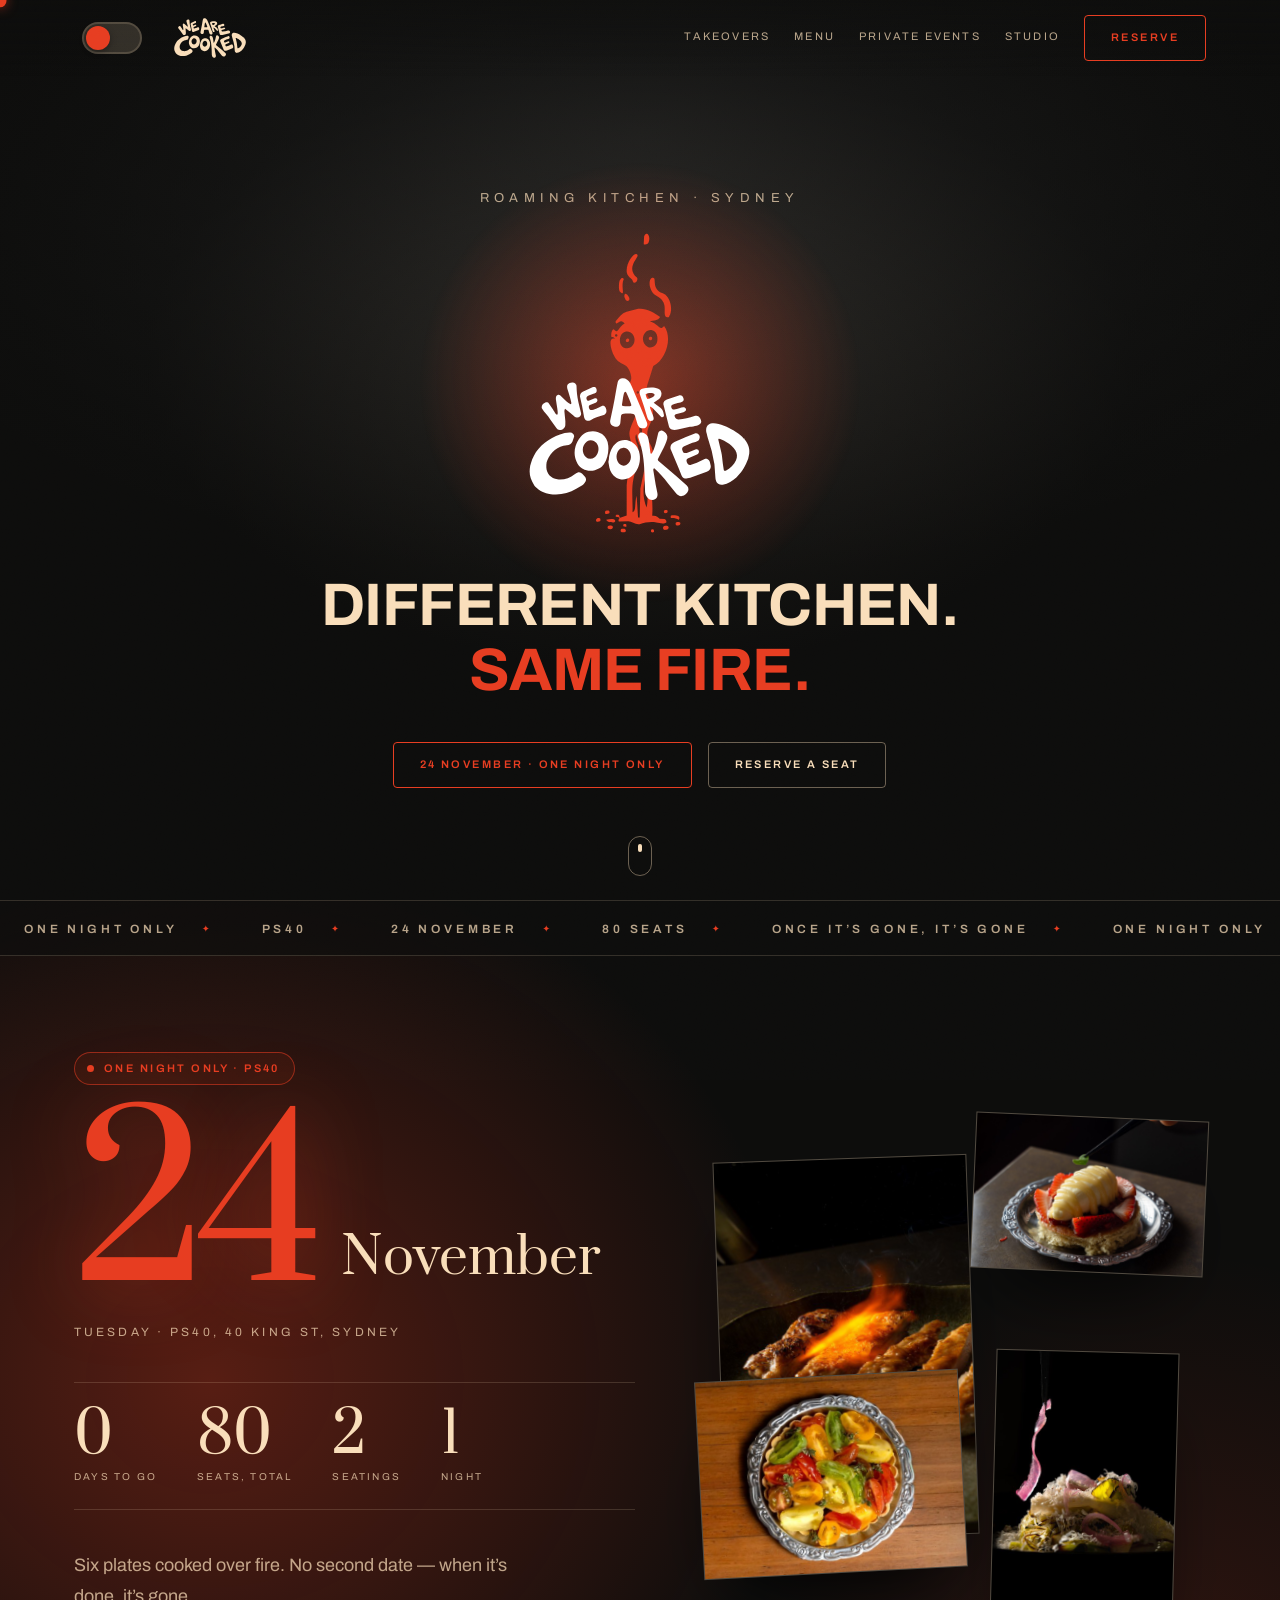
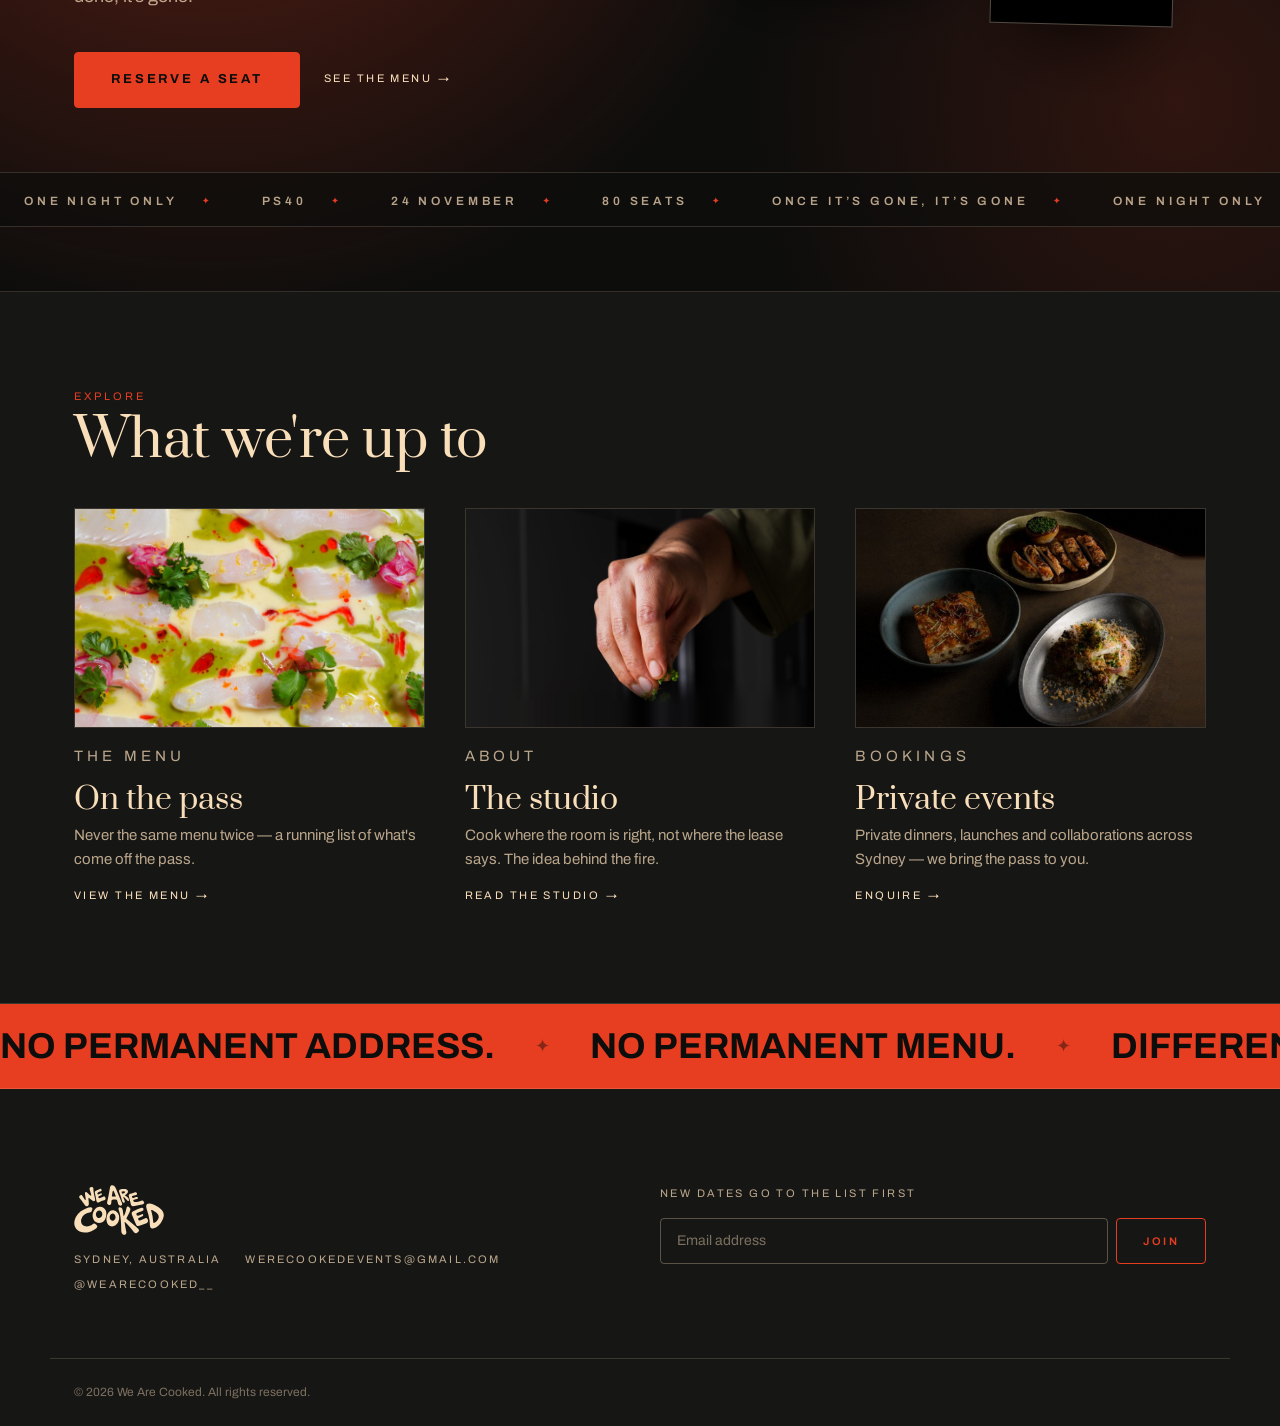
<file: index.html>
<!DOCTYPE html>
<html lang="en">
<head>
<meta charset="UTF-8">
<meta name="viewport" content="width=device-width, initial-scale=1, viewport-fit=cover">
<title>We Are Cooked — Roaming Kitchen, Sydney</title>
<meta name="description" content="We Are Cooked is a roaming kitchen based in Sydney. No permanent address, no permanent menu — follow the fire to our next kitchen takeover.">
<meta name="theme-color" content="#161615">

<!-- Open Graph -->
<meta property="og:title" content="We Are Cooked — Roaming Kitchen, Sydney">
<meta property="og:description" content="No permanent address. No permanent menu. We cook where we can, serve what we love. Different kitchen. Same fire.">
<meta property="og:type" content="website">
<meta property="og:url" content="https://beaupronesti-ux.github.io/WeAreCooked-/">
<meta property="og:image" content="https://beaupronesti-ux.github.io/WeAreCooked-/assets/img/og-share.jpg">
<meta property="og:image:width" content="1200">
<meta property="og:image:height" content="630">
<meta name="twitter:card" content="summary_large_image">
<meta name="twitter:title" content="We Are Cooked — Roaming Kitchen, Sydney">
<meta name="twitter:description" content="No permanent address. No permanent menu. Different kitchen. Same fire.">
<meta name="twitter:image" content="https://beaupronesti-ux.github.io/WeAreCooked-/assets/img/og-share.jpg">

<link rel="icon" type="image/svg+xml" href="assets/img/logo-icon.svg">

<link rel="preconnect" href="https://fonts.googleapis.com">
<link rel="preconnect" href="https://fonts.gstatic.com" crossorigin>
<link href="https://fonts.googleapis.com/css2?family=Archivo:wght@400;500;600;700&family=Prata&display=swap" rel="stylesheet">

<link rel="stylesheet" href="assets/css/style.css">
</head>
<body>

<a class="skip-link" href="#main">Skip to content</a>

<div class="grain-overlay" aria-hidden="true"></div>

<div class="cursor-flame" id="cursorFlame" aria-hidden="true">
  <svg class="cursor-flame-svg" viewBox="0 0 64 64" fill="currentColor" aria-hidden="true">
    <path d="M32 8c-6 10-16 14-16 26a16 16 0 0 0 32 0c0-6-3-9-5-12 0 4-2 6-4 6 3-8-1-14-7-20z"/>
  </svg>
</div>

<!-- ============ HEADER ============ -->
<header class="site-header" id="siteHeader">
  <div class="wrap header-row">
    <button class="theme-toggle" id="themeToggle" type="button" aria-pressed="false" aria-label="Switch to light palette">
      <span class="theme-toggle-track"><span class="theme-toggle-thumb"></span></span>
    </button>

    <a href="index.html" class="brand">
      <img src="assets/img/logo-wordmark.svg" alt="We Are Cooked" class="brand-mark logo-dark">
      <img src="assets/img/logo-wordmark-light.svg" alt="We Are Cooked" class="brand-mark logo-light">
    </a>

    <nav class="primary-nav" id="primaryNav" aria-label="Primary">
      <a href="takeovers.html">Takeovers</a>
      <a href="menu.html">Menu</a>
      <a href="private.html">Private Events</a>
      <a href="studio.html">Studio</a>
    </nav>

    <div class="header-actions">
      <button class="btn btn-primary" type="button" data-open-reserve data-event="general">Reserve</button>
      <button class="nav-toggle" id="navToggle" aria-expanded="false" aria-controls="mobileNav" aria-label="Open menu">
        <span></span><span></span><span></span>
      </button>
    </div>
  </div>
</header>

<!-- ============ MOBILE NAV ============ -->
<div class="mobile-nav" id="mobileNav" aria-hidden="true">
  <nav aria-label="Mobile">
    <a href="takeovers.html">Takeovers</a>
    <a href="menu.html">Menu</a>
    <a href="private.html">Private Events</a>
    <a href="studio.html">Studio</a>
    <a href="takeovers.html#seatings" class="btn btn-primary btn-block">Reserve a seat</a>
  </nav>
</div>

<main id="main">

  <!-- ============ HERO ============ -->
  <section class="hero" id="top">
    <div class="hero-embers" aria-hidden="true">
      <span></span><span></span><span></span><span></span><span></span>
      <span></span><span></span><span></span><span></span><span></span>
      <span></span><span></span>
    </div>
    <div class="hero-vignette" aria-hidden="true"></div>

    <div class="hero-inner">
      <p class="hero-eyebrow hero-in hero-in-1">Roaming kitchen&nbsp;&middot;&nbsp;Sydney</p>
      <h1 class="hero-mark hero-in hero-in-2">
        <img src="assets/img/logo-hero.svg" alt="We Are Cooked" class="logo-dark">
        <img src="assets/img/logo-hero-light.svg" alt="We Are Cooked" class="logo-light">
      </h1>
      <p class="hero-statement hero-in hero-in-3">Different kitchen.<br><span>Same fire.</span></p>

      <div class="hero-cta hero-in hero-in-4">
        <a href="takeovers.html" class="btn btn-primary">24 November &middot; One night only</a>
        <button class="btn btn-secondary" type="button" data-open-reserve data-event="general">Reserve a seat</button>
      </div>
    </div>

    <a class="scroll-cue" href="#featured-takeover" aria-label="Scroll to explore">
      <span></span>
    </a>
  </section>

  <!-- ============ THE NIGHT (SPECTACLE) ============ -->
  <section class="spectacle" id="featured-takeover" aria-labelledby="spectacleTitle">
    <div class="spectacle-glow" aria-hidden="true"></div>
    <div class="spectacle-ticker" aria-hidden="true"><div class="spectacle-ticker-track"><span>One night only</span><span>PS40</span><span>24 November</span><span>80 seats</span><span>Once it&rsquo;s gone, it&rsquo;s gone</span><span>One night only</span><span>PS40</span><span>24 November</span><span>80 seats</span><span>Once it&rsquo;s gone, it&rsquo;s gone</span><span>One night only</span><span>PS40</span><span>24 November</span><span>80 seats</span><span>Once it&rsquo;s gone, it&rsquo;s gone</span><span>One night only</span><span>PS40</span><span>24 November</span><span>80 seats</span><span>Once it&rsquo;s gone, it&rsquo;s gone</span></div></div>

    <div class="wrap spectacle-inner">
      <div class="spectacle-copy">
        <p class="night-flag reveal"><span class="night-flag-dot" aria-hidden="true"></span>One night only &middot; PS40</p>
        <h2 class="spectacle-date reveal" id="spectacleTitle"><span class="spectacle-day">24</span><span class="spectacle-month">November</span></h2>
        <p class="spectacle-where reveal">Tuesday &middot; PS40, 40 King St, Sydney</p>

        <ul class="spectacle-stats reveal">
          <li><strong data-countdown-num>21</strong><span>Days to go</span></li>
          <li><strong>80</strong><span>Seats, total</span></li>
          <li><strong>2</strong><span>Seatings</span></li>
          <li><strong>1</strong><span>Night</span></li>
        </ul>

        <p class="spectacle-line reveal">Six plates cooked over fire. No second date &mdash; when it&rsquo;s done, it&rsquo;s gone.</p>
        <div class="spectacle-actions reveal">
          <a href="takeovers.html#seatings" class="btn btn-solid">Reserve a seat</a>
          <a href="menu.html" class="link-arrow">See the menu <span class="arrow-nudge">&rarr;</span></a>
        </div>
      </div>

      <div class="spectacle-collage" aria-hidden="true">
        <figure class="sp-photo sp-a" data-drift="-0.06"><img src="assets/img/dishes/chicken-2.jpg" alt="" loading="lazy"></figure>
        <figure class="sp-photo sp-b" data-drift="0.05"><img src="assets/img/dishes/dessert-1.jpg" alt="" loading="lazy"></figure>
        <figure class="sp-photo sp-c" data-drift="-0.03"><img src="assets/img/dishes/leeks-3.jpg" alt="" loading="lazy"></figure>
        <figure class="sp-photo sp-d" data-drift="0.08"><img src="assets/img/dishes/tart-2.jpg" alt="" loading="lazy"></figure>
      </div>
    </div>

    <div class="spectacle-ticker is-reverse" aria-hidden="true"><div class="spectacle-ticker-track"><span>One night only</span><span>PS40</span><span>24 November</span><span>80 seats</span><span>Once it&rsquo;s gone, it&rsquo;s gone</span><span>One night only</span><span>PS40</span><span>24 November</span><span>80 seats</span><span>Once it&rsquo;s gone, it&rsquo;s gone</span><span>One night only</span><span>PS40</span><span>24 November</span><span>80 seats</span><span>Once it&rsquo;s gone, it&rsquo;s gone</span><span>One night only</span><span>PS40</span><span>24 November</span><span>80 seats</span><span>Once it&rsquo;s gone, it&rsquo;s gone</span></div></div>
  </section>

  <!-- ============ PREVIEWS ============ -->
  <section class="section section-alt" id="previews">
    <div class="wrap">
      <div class="section-head reveal">
        <div>
          <p class="eyebrow">Explore</p>
          <h2>What we're up to</h2>
        </div>
      </div>

      <div class="preview-grid reveal">
        <article class="preview-card">
          <div class="image-slot has-photo" aria-hidden="true"><img src="assets/img/dish-coconut-cured-snapper.jpg" alt=""></div>
          <p class="eyebrow">The menu</p>
          <h3>On the pass</h3>
          <p>Never the same menu twice &mdash; a running list of what's come off the pass.</p>
          <a href="menu.html" class="link-arrow">View the menu <span class="arrow-nudge">&rarr;</span></a>
        </article>

        <article class="preview-card">
          <div class="image-slot has-photo" aria-hidden="true"><img src="assets/img/studio-card.jpg" alt=""></div>
          <p class="eyebrow">About</p>
          <h3>The studio</h3>
          <p>Cook where the room is right, not where the lease says. The idea behind the fire.</p>
          <a href="studio.html" class="link-arrow">Read the studio <span class="arrow-nudge">&rarr;</span></a>
        </article>

        <article class="preview-card">
          <div class="image-slot has-photo" aria-hidden="true"><img src="assets/img/private-events-table.jpg" alt=""></div>
          <p class="eyebrow">Bookings</p>
          <h3>Private events</h3>
          <p>Private dinners, launches and collaborations across Sydney &mdash; we bring the pass to you.</p>
          <a href="private.html" class="link-arrow">Enquire <span class="arrow-nudge">&rarr;</span></a>
        </article>
      </div>
    </div>
  </section>

  <!-- ============ MANIFESTO MARQUEE ============ -->
  <section class="marquee" id="manifesto" aria-label="Brand statement">
    <p class="visually-hidden">No permanent address. No permanent menu. We cook where we can, serve what we love. Different kitchen. Same fire.</p>
    <div class="marquee-track" aria-hidden="true">
      <span>No permanent address.</span><span>No permanent menu.</span><span>Different kitchen.</span><span>Same fire.</span>
      <span>No permanent address.</span><span>No permanent menu.</span><span>Different kitchen.</span><span>Same fire.</span>
    </div>
    <p class="marquee-static" aria-hidden="true">No permanent address. No permanent menu. Different kitchen. Same fire.</p>
  </section>

</main>

<!-- ============ FOOTER ============ -->
<footer class="site-footer" id="footer-signup">
  <div class="wrap footer-grid">
    <div class="footer-brand">
      <img src="assets/img/logo-wordmark.svg" alt="We Are Cooked" class="brand-footer-mark logo-dark">
      <img src="assets/img/logo-wordmark-light.svg" alt="We Are Cooked" class="brand-footer-mark logo-light">
      <div class="footer-meta">
        <span>Sydney, Australia</span>
        <a href="mailto:werecookedevents@gmail.com">werecookedevents@gmail.com</a>
        <a href="https://instagram.com/wearecooked__" target="_blank" rel="noopener">@wearecooked__</a>
      </div>
    </div>

    <div class="footer-signup">
      <div class="footer-signup-label">New dates go to the list first</div>
      <form class="signup-form" id="signupForm" novalidate>
        <label class="visually-hidden" for="signupEmail">Email address</label>
        <input class="input" type="email" id="signupEmail" name="email" placeholder="Email address" required autocomplete="email">
        <button class="btn btn-primary" type="submit">Join</button>
      </form>
      <p class="signup-status" id="signupStatus" role="status" aria-live="polite"></p>
    </div>
  </div>

  <div class="wrap footer-bottom">
    <p>&copy; <span id="year"></span> We Are Cooked. All rights reserved.</p>
  </div>
</footer>

<!-- ============ MOBILE STICKY RESERVE BAR ============ -->
<div class="mobile-reserve-bar" id="mobileReserveBar">
  <button class="btn btn-primary btn-block" type="button" data-open-reserve data-event="general">Reserve a seat</button>
</div>

<!-- ============ RESERVE MODAL ============ -->
<div class="modal-backdrop" id="reserveBackdrop" hidden>
  <div class="modal" role="dialog" aria-modal="true" aria-labelledby="reserveTitle" id="reserveModal">
    <div class="modal-head">
      <div>
        <div id="reserveTitle" class="modal-title">Reserve a seat</div>
        <div class="modal-sub" id="reserveSub">Choose a date to get started</div>
      </div>
      <button class="modal-close" type="button" id="reserveClose" aria-label="Close">&times;</button>
    </div>
    <div class="modal-body" id="reserveBody">
      <!-- Fallback reserve-by-email message shown until Humanitix links are configured -->
    </div>
  </div>
</div>

<script src="assets/js/main.js"></script>
<script src="https://events.humanitix.com/scripts/widgets/popup.js" type="module"></script>
</body>
</html>
</file>
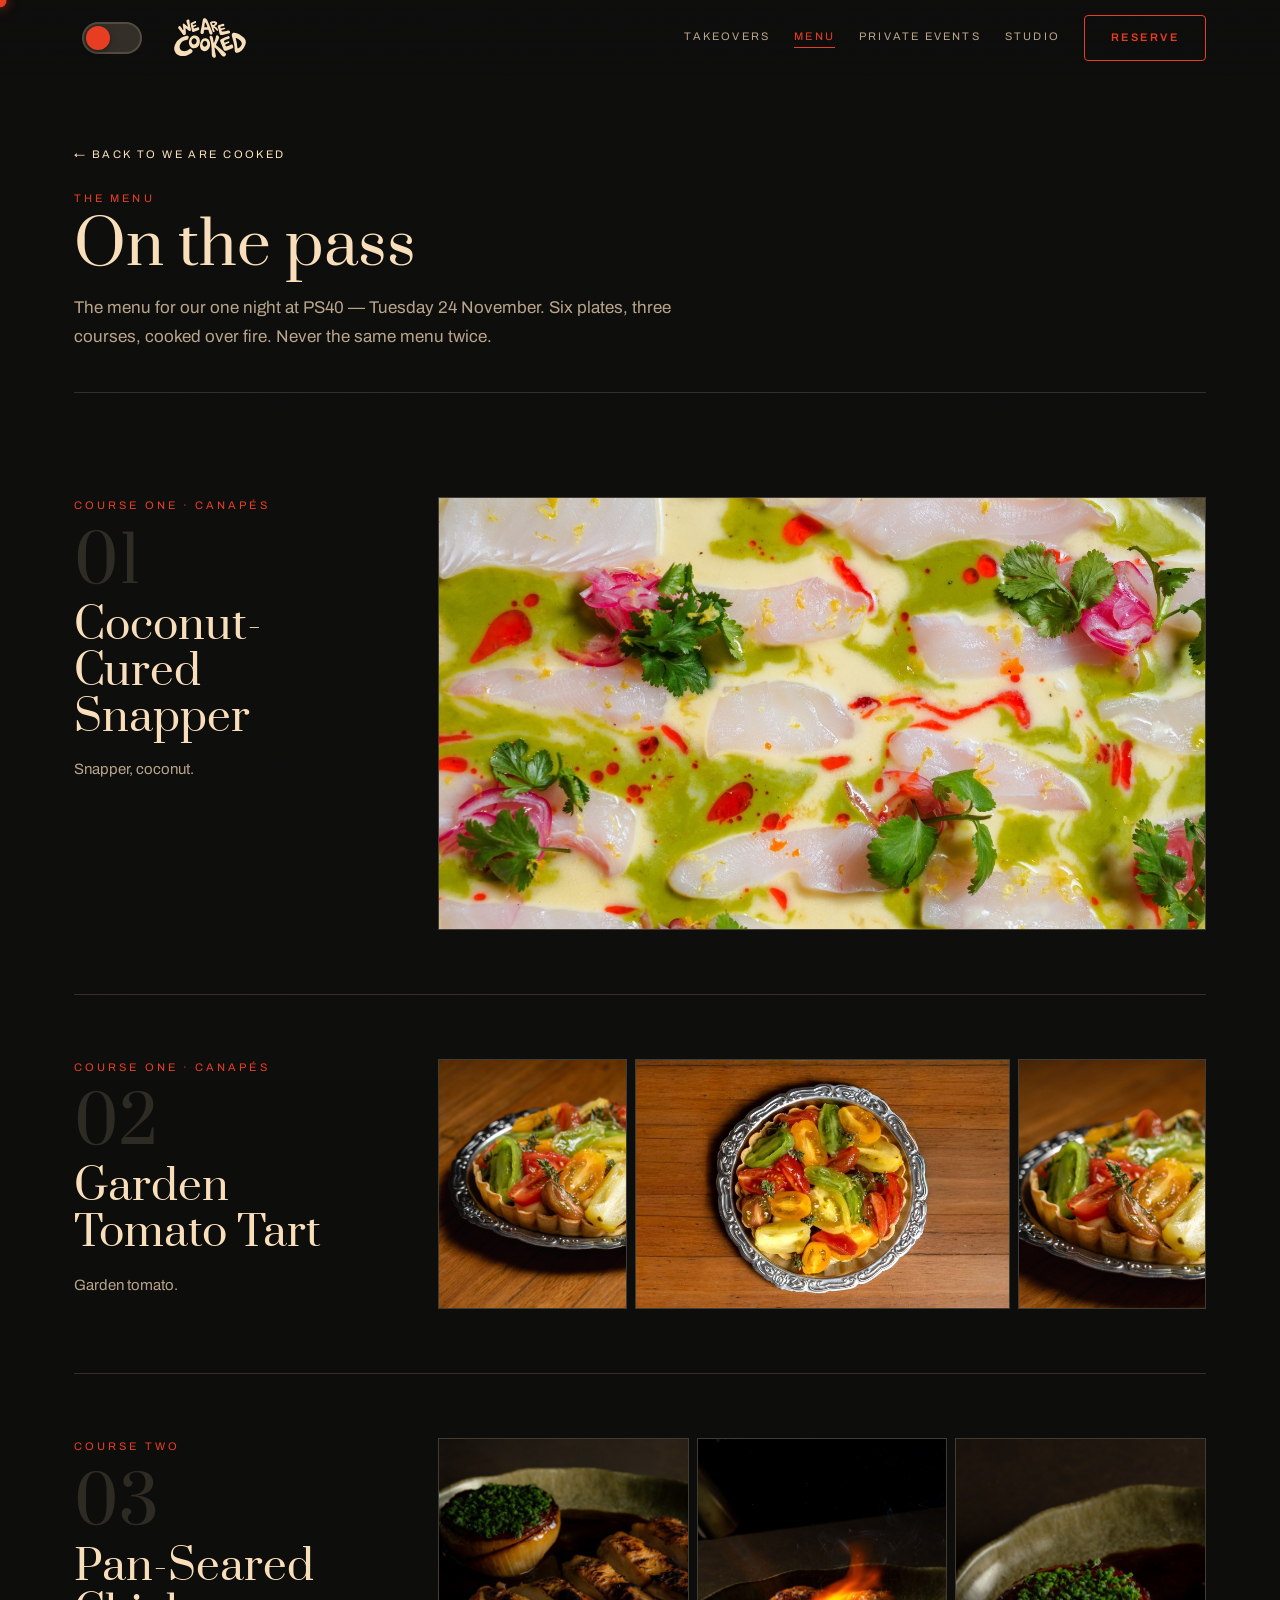
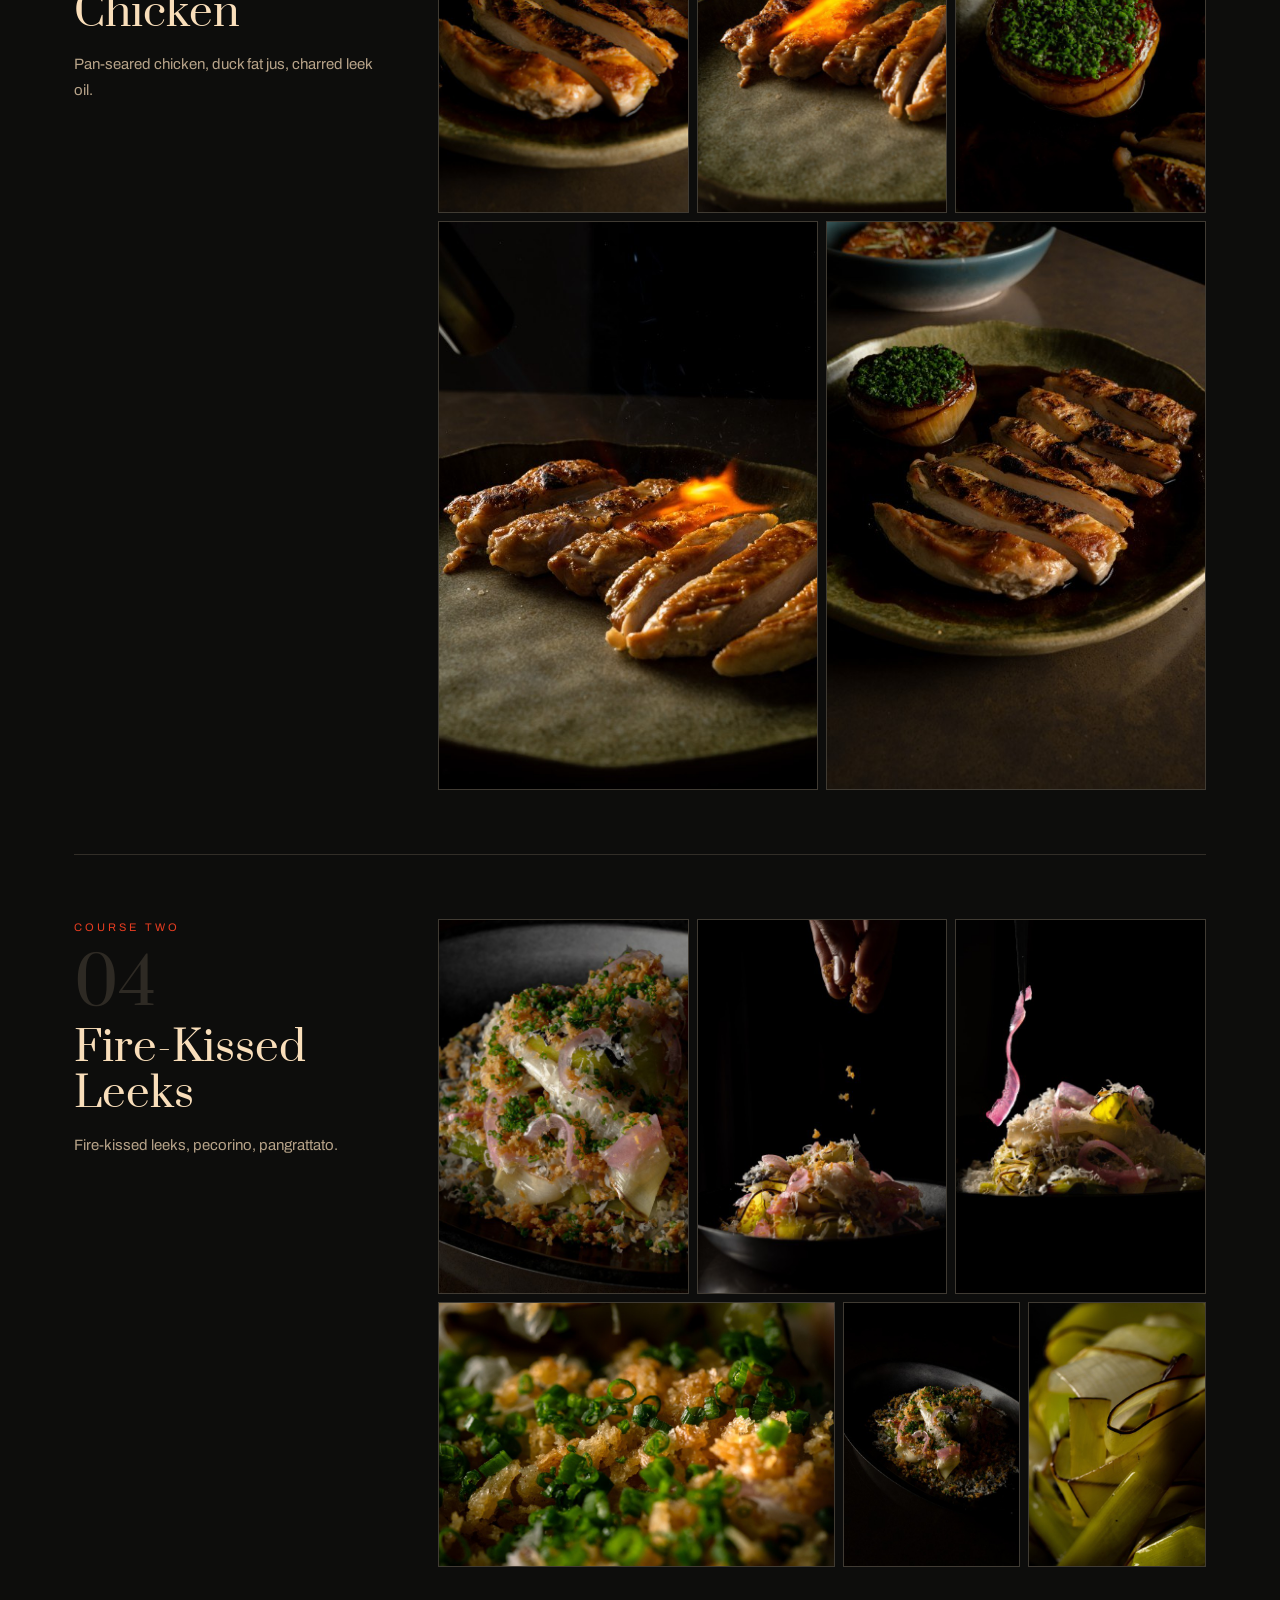
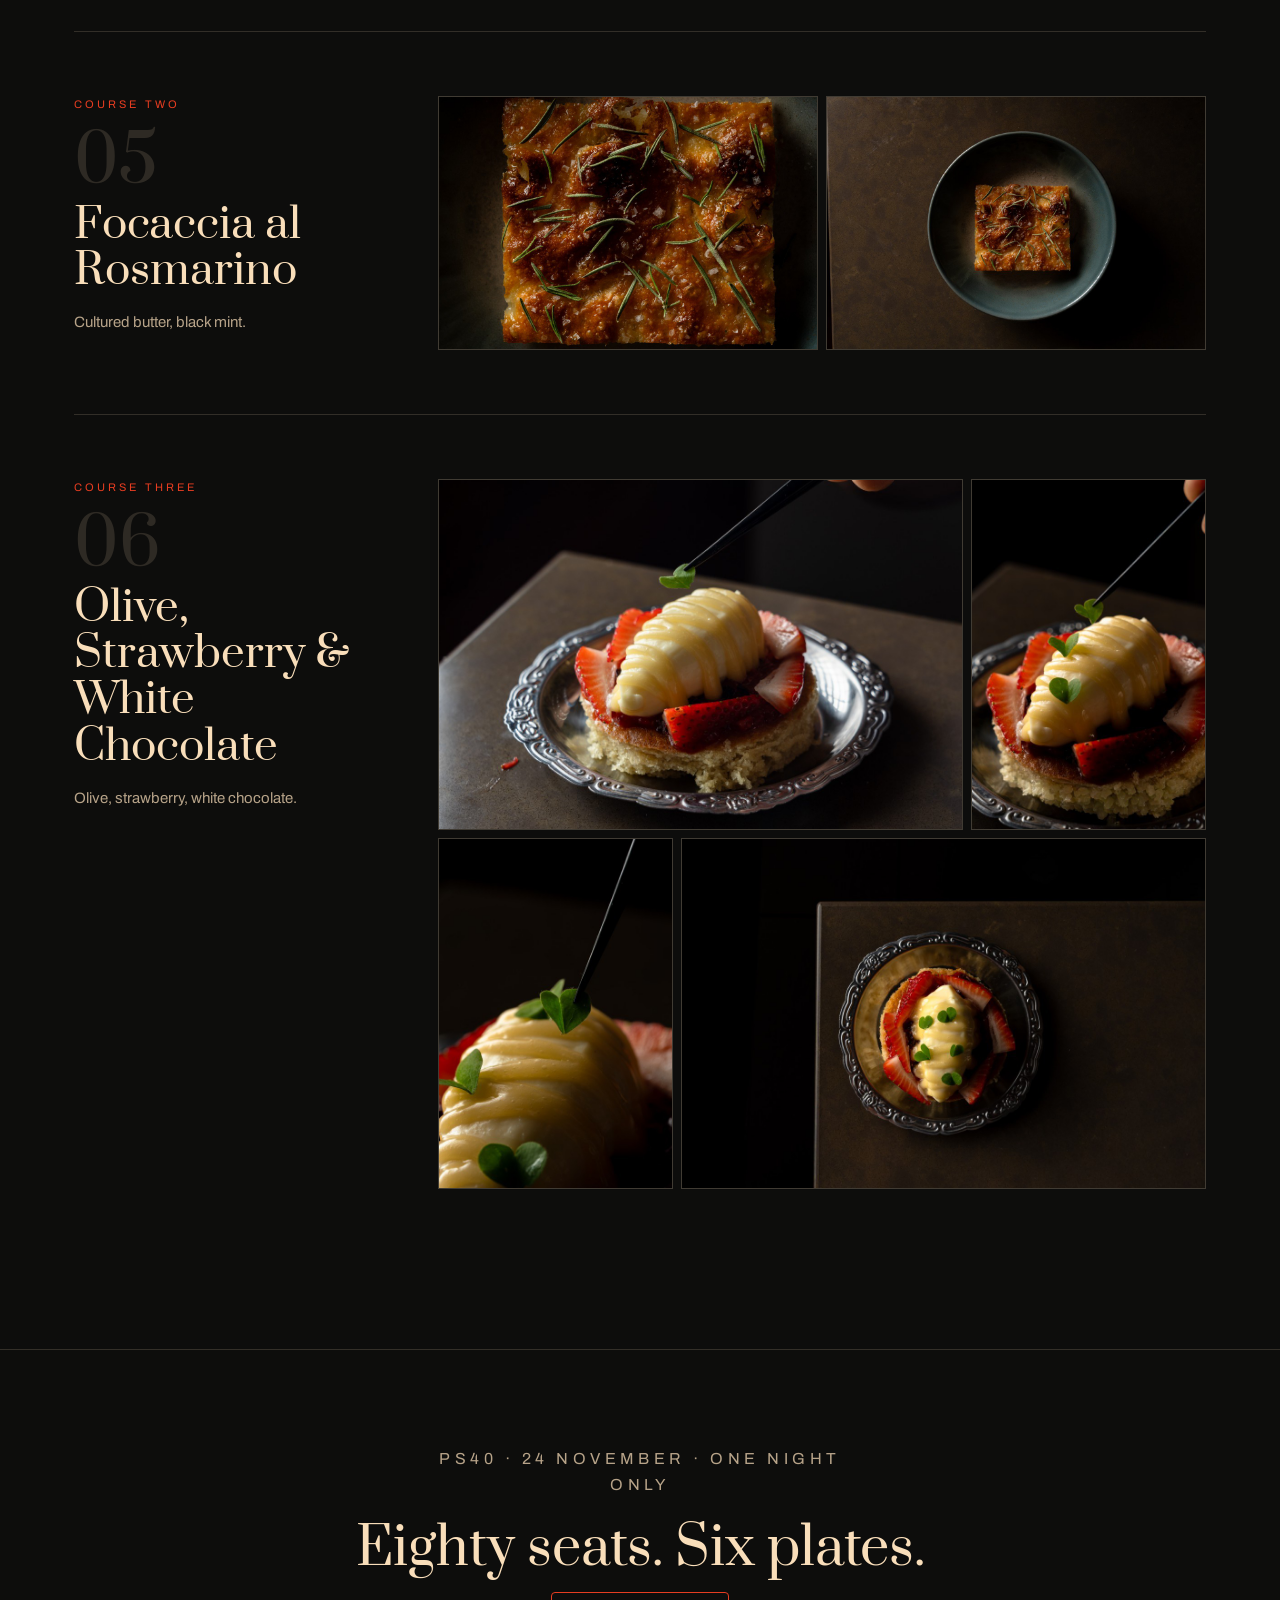
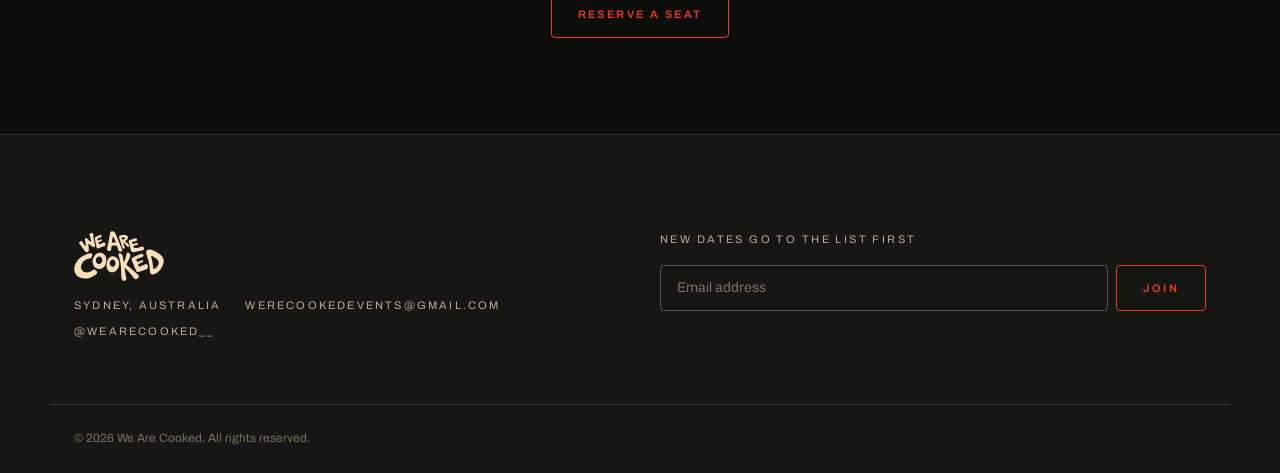
<file: menu.html>
<!DOCTYPE html>
<html lang="en">
<head>
<meta charset="UTF-8">
<meta name="viewport" content="width=device-width, initial-scale=1, viewport-fit=cover">
<title>On the Pass — We Are Cooked</title>
<meta name="description" content="Never the same menu twice. A running list of what's come off the pass at We Are Cooked's kitchen takeovers.">
<meta name="theme-color" content="#161615">

<!-- Open Graph -->
<meta property="og:title" content="On the Pass — We Are Cooked">
<meta property="og:description" content="Never the same menu twice.">
<meta property="og:type" content="website">
<meta property="og:url" content="https://beaupronesti-ux.github.io/WeAreCooked-/menu.html">
<meta property="og:image" content="https://beaupronesti-ux.github.io/WeAreCooked-/assets/img/og-share.jpg">
<meta property="og:image:width" content="1200">
<meta property="og:image:height" content="630">
<meta name="twitter:card" content="summary_large_image">
<meta name="twitter:title" content="On the Pass — We Are Cooked">
<meta name="twitter:description" content="Never the same menu twice.">
<meta name="twitter:image" content="https://beaupronesti-ux.github.io/WeAreCooked-/assets/img/og-share.jpg">

<link rel="icon" type="image/svg+xml" href="assets/img/logo-icon.svg">

<link rel="preconnect" href="https://fonts.googleapis.com">
<link rel="preconnect" href="https://fonts.gstatic.com" crossorigin>
<link href="https://fonts.googleapis.com/css2?family=Archivo:wght@400;500;600;700&family=Prata&display=swap" rel="stylesheet">

<link rel="stylesheet" href="assets/css/style.css">
</head>
<body>

<a class="skip-link" href="#main">Skip to content</a>

<div class="grain-overlay" aria-hidden="true"></div>

<div class="cursor-flame" id="cursorFlame" aria-hidden="true">
  <svg class="cursor-flame-svg" viewBox="0 0 64 64" fill="currentColor" aria-hidden="true">
    <path d="M32 8c-6 10-16 14-16 26a16 16 0 0 0 32 0c0-6-3-9-5-12 0 4-2 6-4 6 3-8-1-14-7-20z"/>
  </svg>
</div>

<!-- ============ HEADER ============ -->
<header class="site-header" id="siteHeader">
  <div class="wrap header-row">
    <button class="theme-toggle" id="themeToggle" type="button" aria-pressed="false" aria-label="Switch to light palette">
      <span class="theme-toggle-track"><span class="theme-toggle-thumb"></span></span>
    </button>

    <a href="index.html" class="brand">
      <img src="assets/img/logo-wordmark.svg" alt="We Are Cooked" class="brand-mark logo-dark">
      <img src="assets/img/logo-wordmark-light.svg" alt="We Are Cooked" class="brand-mark logo-light">
    </a>

    <nav class="primary-nav" id="primaryNav" aria-label="Primary">
      <a href="takeovers.html">Takeovers</a>
      <a href="menu.html" aria-current="page">Menu</a>
      <a href="private.html">Private Events</a>
      <a href="studio.html">Studio</a>
    </nav>

    <div class="header-actions">
      <button class="btn btn-primary" type="button" data-open-reserve data-event="general">Reserve</button>
      <button class="nav-toggle" id="navToggle" aria-expanded="false" aria-controls="mobileNav" aria-label="Open menu">
        <span></span><span></span><span></span>
      </button>
    </div>
  </div>
</header>

<!-- ============ MOBILE NAV ============ -->
<div class="mobile-nav" id="mobileNav" aria-hidden="true">
  <nav aria-label="Mobile">
    <a href="takeovers.html">Takeovers</a>
    <a href="menu.html" aria-current="page">Menu</a>
    <a href="private.html">Private Events</a>
    <a href="studio.html">Studio</a>
    <a href="takeovers.html#seatings" class="btn btn-primary btn-block">Reserve a seat</a>
  </nav>
</div>

<main id="main">

  <!-- ============ PAGE HEADER ============ -->
  <div class="wrap">
    <header class="page-header">
      <a href="index.html" class="link-arrow page-back">&larr; Back to We Are Cooked</a>
      <p class="eyebrow">The menu</p>
      <h1>On the pass</h1>
      <p class="page-intro">The menu for our one night at PS40 &mdash; Tuesday 24 November. Six plates, three courses, cooked over fire. Never the same menu twice.</p>
    </header>
  </div>

  <!-- ============ THE DISHES ============ -->
  <section class="section dishes" id="pass">
    <div class="wrap">
      <article class="dish-chapter reveal" id="dish-snapper">
        <div class="dish-chapter-copy">
          <p class="dish-course">Course one · Canapés</p>
          <span class="dish-num" aria-hidden="true">01</span>
          <h2>Coconut-Cured Snapper</h2>
          <p class="dish-chapter-desc">Snapper, coconut.</p>
        </div>
        <div class="dish-photos">
          <div class="dish-row">
            <figure class="dish-photo" style="--ar:1.779"><img src="assets/img/dishes/snapper-1.jpg" alt="Coconut-cured snapper with green sauce, chilli oil, herbs and pickled onion" loading="lazy" width="1366" height="768"></figure>
          </div>
        </div>
      </article>
      <article class="dish-chapter reveal" id="dish-tart">
        <div class="dish-chapter-copy">
          <p class="dish-course">Course one · Canapés</p>
          <span class="dish-num" aria-hidden="true">02</span>
          <h2>Garden Tomato Tart</h2>
          <p class="dish-chapter-desc">Garden tomato.</p>
        </div>
        <div class="dish-photos">
          <div class="dish-row">
            <figure class="dish-photo" style="--ar:0.751"><img src="assets/img/dishes/tart-1.jpg" alt="Garden tomato tart on a silver plate" loading="lazy" width="577" height="768"></figure>
            <figure class="dish-photo" style="--ar:1.502"><img src="assets/img/dishes/tart-2.jpg" alt="The tart from above on a timber table" loading="lazy" width="700" height="466"></figure>
            <figure class="dish-photo" style="--ar:0.75"><img src="assets/img/dishes/tart-3.jpg" alt="Heirloom tomatoes and thyme in a fluted pastry case" loading="lazy" width="576" height="768"></figure>
          </div>
        </div>
      </article>
      <article class="dish-chapter reveal" id="dish-chicken">
        <div class="dish-chapter-copy">
          <p class="dish-course">Course two</p>
          <span class="dish-num" aria-hidden="true">03</span>
          <h2>Pan-Seared Chicken</h2>
          <p class="dish-chapter-desc">Pan-seared chicken, duck fat jus, charred leek oil.</p>
        </div>
        <div class="dish-photos">
          <div class="dish-row">
            <figure class="dish-photo" style="--ar:0.667"><img src="assets/img/dishes/chicken-1.jpg" alt="Sliced pan-seared chicken with a chive-topped charred onion" loading="lazy" width="512" height="768"></figure>
            <figure class="dish-photo" style="--ar:0.667"><img src="assets/img/dishes/chicken-2.jpg" alt="Chicken kissed by flame" loading="lazy" width="512" height="768"></figure>
            <figure class="dish-photo" style="--ar:0.667"><img src="assets/img/dishes/chicken-3.jpg" alt="Charred onion crowned with chives" loading="lazy" width="512" height="768"></figure>
          </div>
          <div class="dish-row">
            <figure class="dish-photo" style="--ar:0.667"><img src="assets/img/dishes/chicken-4.jpg" alt="Flame and sliced chicken on a stoneware plate" loading="lazy" width="512" height="768"></figure>
            <figure class="dish-photo" style="--ar:0.667"><img src="assets/img/dishes/chicken-5.jpg" alt="The finished plate on the pass" loading="lazy" width="512" height="768"></figure>
          </div>
        </div>
      </article>
      <article class="dish-chapter reveal" id="dish-leeks">
        <div class="dish-chapter-copy">
          <p class="dish-course">Course two</p>
          <span class="dish-num" aria-hidden="true">04</span>
          <h2>Fire-Kissed Leeks</h2>
          <p class="dish-chapter-desc">Fire-kissed leeks, pecorino, pangrattato.</p>
        </div>
        <div class="dish-photos">
          <div class="dish-row">
            <figure class="dish-photo" style="--ar:0.667"><img src="assets/img/dishes/leeks-1.jpg" alt="Fire-kissed leeks with pecorino and pangrattato" loading="lazy" width="512" height="768"></figure>
            <figure class="dish-photo" style="--ar:0.667"><img src="assets/img/dishes/leeks-2.jpg" alt="A hand scattering pangrattato over the leeks" loading="lazy" width="512" height="768"></figure>
            <figure class="dish-photo" style="--ar:0.667"><img src="assets/img/dishes/leeks-3.jpg" alt="A pickled shallot ribbon lifted over the plate" loading="lazy" width="512" height="768"></figure>
          </div>
          <div class="dish-row">
            <figure class="dish-photo" style="--ar:1.5"><img src="assets/img/dishes/leeks-4.jpg" alt="Pangrattato and spring onion, close up" loading="lazy" width="1152" height="768"></figure>
            <figure class="dish-photo" style="--ar:0.667"><img src="assets/img/dishes/leeks-5.jpg" alt="The plate on a dark bowl" loading="lazy" width="512" height="768"></figure>
            <figure class="dish-photo" style="--ar:0.667"><img src="assets/img/dishes/leeks-6.jpg" alt="Charred leek layers" loading="lazy" width="512" height="768"></figure>
          </div>
        </div>
      </article>
      <article class="dish-chapter reveal" id="dish-focaccia">
        <div class="dish-chapter-copy">
          <p class="dish-course">Course two</p>
          <span class="dish-num" aria-hidden="true">05</span>
          <h2>Focaccia al Rosmarino</h2>
          <p class="dish-chapter-desc">Cultured butter, black mint.</p>
        </div>
        <div class="dish-photos">
          <div class="dish-row">
            <figure class="dish-photo" style="--ar:1.5"><img src="assets/img/dishes/focaccia-1.jpg" alt="Rosemary focaccia, golden and blistered" loading="lazy" width="1152" height="768"></figure>
            <figure class="dish-photo" style="--ar:1.5"><img src="assets/img/dishes/focaccia-2.jpg" alt="Focaccia in a slate-blue bowl, from above" loading="lazy" width="1152" height="768"></figure>
          </div>
        </div>
      </article>
      <article class="dish-chapter reveal" id="dish-dessert">
        <div class="dish-chapter-copy">
          <p class="dish-course">Course three</p>
          <span class="dish-num" aria-hidden="true">06</span>
          <h2>Olive, Strawberry &amp; White Chocolate</h2>
          <p class="dish-chapter-desc">Olive, strawberry, white chocolate.</p>
        </div>
        <div class="dish-photos">
          <div class="dish-row">
            <figure class="dish-photo" style="--ar:1.5"><img src="assets/img/dishes/dessert-1.jpg" alt="Tweezers placing a sorrel leaf on the dessert" loading="lazy" width="1152" height="768"></figure>
            <figure class="dish-photo" style="--ar:0.667"><img src="assets/img/dishes/dessert-2.jpg" alt="Olive quenelle over strawberry and sponge" loading="lazy" width="512" height="768"></figure>
          </div>
          <div class="dish-row">
            <figure class="dish-photo" style="--ar:0.667"><img src="assets/img/dishes/dessert-3.jpg" alt="Sorrel leaf on a glazed olive quenelle" loading="lazy" width="512" height="768"></figure>
            <figure class="dish-photo" style="--ar:1.5"><img src="assets/img/dishes/dessert-4.jpg" alt="The dessert from above" loading="lazy" width="1152" height="768"></figure>
          </div>
        </div>
      </article>
    </div>
  </section>

  <!-- ============ CTA ============ -->
  <section class="section section-cta dishes-cta" id="reserve-cta">
    <div class="wrap">
      <div class="reveal">
        <p class="eyebrow">PS40 &middot; 24 November &middot; One night only</p>
        <h2>Eighty seats. Six plates.</h2>
        <a href="takeovers.html#seatings" class="btn btn-primary">Reserve a seat</a>
      </div>
    </div>
  </section>

</main>

<!-- ============ FOOTER ============ -->
<footer class="site-footer" id="footer-signup">
  <div class="wrap footer-grid">
    <div class="footer-brand">
      <img src="assets/img/logo-wordmark.svg" alt="We Are Cooked" class="brand-footer-mark logo-dark">
      <img src="assets/img/logo-wordmark-light.svg" alt="We Are Cooked" class="brand-footer-mark logo-light">
      <div class="footer-meta">
        <span>Sydney, Australia</span>
        <a href="mailto:werecookedevents@gmail.com">werecookedevents@gmail.com</a>
        <a href="https://instagram.com/wearecooked__" target="_blank" rel="noopener">@wearecooked__</a>
      </div>
    </div>

    <div class="footer-signup">
      <div class="footer-signup-label">New dates go to the list first</div>
      <form class="signup-form" id="signupForm" novalidate>
        <label class="visually-hidden" for="signupEmail">Email address</label>
        <input class="input" type="email" id="signupEmail" name="email" placeholder="Email address" required autocomplete="email">
        <button class="btn btn-primary" type="submit">Join</button>
      </form>
      <p class="signup-status" id="signupStatus" role="status" aria-live="polite"></p>
    </div>
  </div>

  <div class="wrap footer-bottom">
    <p>&copy; <span id="year"></span> We Are Cooked. All rights reserved.</p>
  </div>
</footer>

<!-- ============ MOBILE STICKY RESERVE BAR ============ -->
<div class="mobile-reserve-bar" id="mobileReserveBar">
  <button class="btn btn-primary btn-block" type="button" data-open-reserve data-event="general">Reserve a seat</button>
</div>

<!-- ============ RESERVE MODAL ============ -->
<div class="modal-backdrop" id="reserveBackdrop" hidden>
  <div class="modal" role="dialog" aria-modal="true" aria-labelledby="reserveTitle" id="reserveModal">
    <div class="modal-head">
      <div>
        <div id="reserveTitle" class="modal-title">Reserve a seat</div>
        <div class="modal-sub" id="reserveSub">Choose a date to get started</div>
      </div>
      <button class="modal-close" type="button" id="reserveClose" aria-label="Close">&times;</button>
    </div>
    <div class="modal-body" id="reserveBody">
      <!-- Fallback reserve-by-email message shown until Humanitix links are configured -->
    </div>
  </div>
</div>

<script src="assets/js/main.js"></script>
<script src="https://events.humanitix.com/scripts/widgets/popup.js" type="module"></script>
</body>
</html>
</file>
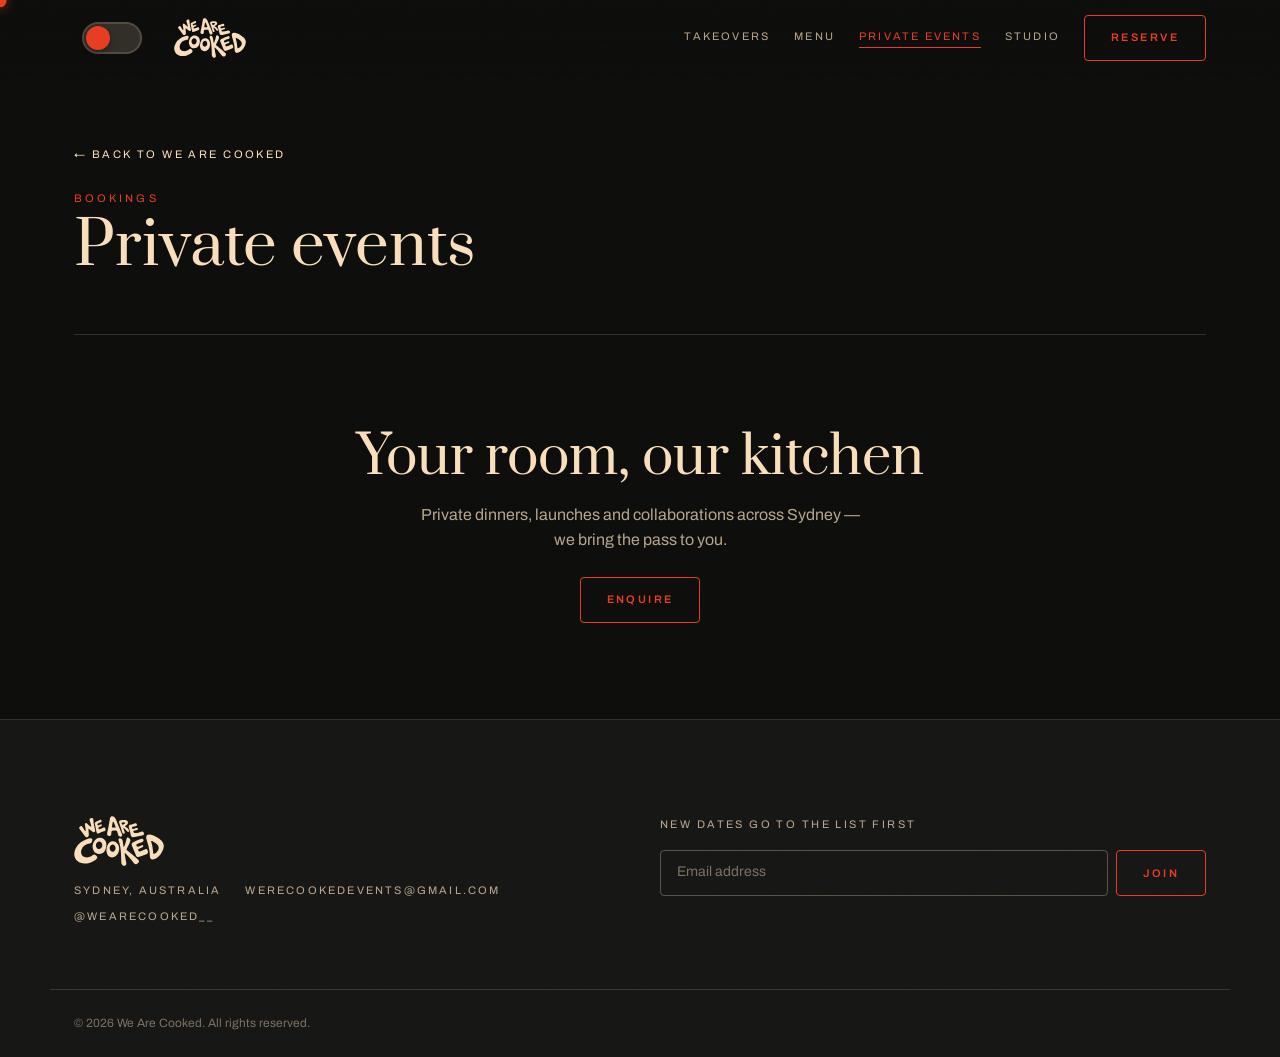
<file: private.html>
<!DOCTYPE html>
<html lang="en">
<head>
<meta charset="UTF-8">
<meta name="viewport" content="width=device-width, initial-scale=1, viewport-fit=cover">
<title>Private Events — We Are Cooked</title>
<meta name="description" content="Private dinners, launches and collaborations across Sydney — We Are Cooked brings the pass to you.">
<meta name="theme-color" content="#161615">

<!-- Open Graph -->
<meta property="og:title" content="Private Events — We Are Cooked">
<meta property="og:description" content="Private dinners, launches and collaborations across Sydney — we bring the pass to you.">
<meta property="og:type" content="website">
<meta property="og:url" content="https://beaupronesti-ux.github.io/WeAreCooked-/private.html">
<meta property="og:image" content="https://beaupronesti-ux.github.io/WeAreCooked-/assets/img/og-share.jpg">
<meta property="og:image:width" content="1200">
<meta property="og:image:height" content="630">
<meta name="twitter:card" content="summary_large_image">
<meta name="twitter:title" content="Private Events — We Are Cooked">
<meta name="twitter:description" content="Private dinners, launches and collaborations across Sydney — we bring the pass to you.">
<meta name="twitter:image" content="https://beaupronesti-ux.github.io/WeAreCooked-/assets/img/og-share.jpg">

<link rel="icon" type="image/svg+xml" href="assets/img/logo-icon.svg">

<link rel="preconnect" href="https://fonts.googleapis.com">
<link rel="preconnect" href="https://fonts.gstatic.com" crossorigin>
<link href="https://fonts.googleapis.com/css2?family=Archivo:wght@400;500;600;700&family=Prata&display=swap" rel="stylesheet">

<link rel="stylesheet" href="assets/css/style.css">
</head>
<body>

<a class="skip-link" href="#main">Skip to content</a>

<div class="grain-overlay" aria-hidden="true"></div>

<div class="cursor-flame" id="cursorFlame" aria-hidden="true">
  <svg class="cursor-flame-svg" viewBox="0 0 64 64" fill="currentColor" aria-hidden="true">
    <path d="M32 8c-6 10-16 14-16 26a16 16 0 0 0 32 0c0-6-3-9-5-12 0 4-2 6-4 6 3-8-1-14-7-20z"/>
  </svg>
</div>

<!-- ============ HEADER ============ -->
<header class="site-header" id="siteHeader">
  <div class="wrap header-row">
    <button class="theme-toggle" id="themeToggle" type="button" aria-pressed="false" aria-label="Switch to light palette">
      <span class="theme-toggle-track"><span class="theme-toggle-thumb"></span></span>
    </button>

    <a href="index.html" class="brand">
      <img src="assets/img/logo-wordmark.svg" alt="We Are Cooked" class="brand-mark logo-dark">
      <img src="assets/img/logo-wordmark-light.svg" alt="We Are Cooked" class="brand-mark logo-light">
    </a>

    <nav class="primary-nav" id="primaryNav" aria-label="Primary">
      <a href="takeovers.html">Takeovers</a>
      <a href="menu.html">Menu</a>
      <a href="private.html" aria-current="page">Private Events</a>
      <a href="studio.html">Studio</a>
    </nav>

    <div class="header-actions">
      <button class="btn btn-primary" type="button" data-open-reserve data-event="general">Reserve</button>
      <button class="nav-toggle" id="navToggle" aria-expanded="false" aria-controls="mobileNav" aria-label="Open menu">
        <span></span><span></span><span></span>
      </button>
    </div>
  </div>
</header>

<!-- ============ MOBILE NAV ============ -->
<div class="mobile-nav" id="mobileNav" aria-hidden="true">
  <nav aria-label="Mobile">
    <a href="takeovers.html">Takeovers</a>
    <a href="menu.html">Menu</a>
    <a href="private.html" aria-current="page">Private Events</a>
    <a href="studio.html">Studio</a>
    <a href="takeovers.html#seatings" class="btn btn-primary btn-block">Reserve a seat</a>
  </nav>
</div>

<main id="main">

  <!-- ============ PAGE HEADER ============ -->
  <div class="wrap">
    <header class="page-header">
      <a href="index.html" class="link-arrow page-back">&larr; Back to We Are Cooked</a>
      <p class="eyebrow">Bookings</p>
      <h1>Private events</h1>
    </header>
  </div>

  <!-- ============ PRIVATE EVENTS ============ -->
  <section class="section section-cta" id="private">
    <div class="wrap">
      <div class="reveal">
        <h2>Your room, our kitchen</h2>
        <p>Private dinners, launches and collaborations across Sydney &mdash; we bring the pass to you.</p>
        <a href="mailto:werecookedevents@gmail.com?subject=Private%20event%20enquiry" class="btn btn-primary">Enquire</a>
      </div>
    </div>
  </section>

</main>

<!-- ============ FOOTER ============ -->
<footer class="site-footer" id="footer-signup">
  <div class="wrap footer-grid">
    <div class="footer-brand">
      <img src="assets/img/logo-wordmark.svg" alt="We Are Cooked" class="brand-footer-mark logo-dark">
      <img src="assets/img/logo-wordmark-light.svg" alt="We Are Cooked" class="brand-footer-mark logo-light">
      <div class="footer-meta">
        <span>Sydney, Australia</span>
        <a href="mailto:werecookedevents@gmail.com">werecookedevents@gmail.com</a>
        <a href="https://instagram.com/wearecooked__" target="_blank" rel="noopener">@wearecooked__</a>
      </div>
    </div>

    <div class="footer-signup">
      <div class="footer-signup-label">New dates go to the list first</div>
      <form class="signup-form" id="signupForm" novalidate>
        <label class="visually-hidden" for="signupEmail">Email address</label>
        <input class="input" type="email" id="signupEmail" name="email" placeholder="Email address" required autocomplete="email">
        <button class="btn btn-primary" type="submit">Join</button>
      </form>
      <p class="signup-status" id="signupStatus" role="status" aria-live="polite"></p>
    </div>
  </div>

  <div class="wrap footer-bottom">
    <p>&copy; <span id="year"></span> We Are Cooked. All rights reserved.</p>
  </div>
</footer>

<!-- ============ MOBILE STICKY RESERVE BAR ============ -->
<div class="mobile-reserve-bar" id="mobileReserveBar">
  <button class="btn btn-primary btn-block" type="button" data-open-reserve data-event="general">Reserve a seat</button>
</div>

<!-- ============ RESERVE MODAL ============ -->
<div class="modal-backdrop" id="reserveBackdrop" hidden>
  <div class="modal" role="dialog" aria-modal="true" aria-labelledby="reserveTitle" id="reserveModal">
    <div class="modal-head">
      <div>
        <div id="reserveTitle" class="modal-title">Reserve a seat</div>
        <div class="modal-sub" id="reserveSub">Choose a date to get started</div>
      </div>
      <button class="modal-close" type="button" id="reserveClose" aria-label="Close">&times;</button>
    </div>
    <div class="modal-body" id="reserveBody">
      <!-- Fallback reserve-by-email message shown until Humanitix links are configured -->
    </div>
  </div>
</div>

<script src="assets/js/main.js"></script>
<script src="https://events.humanitix.com/scripts/widgets/popup.js" type="module"></script>
</body>
</html>
</file>
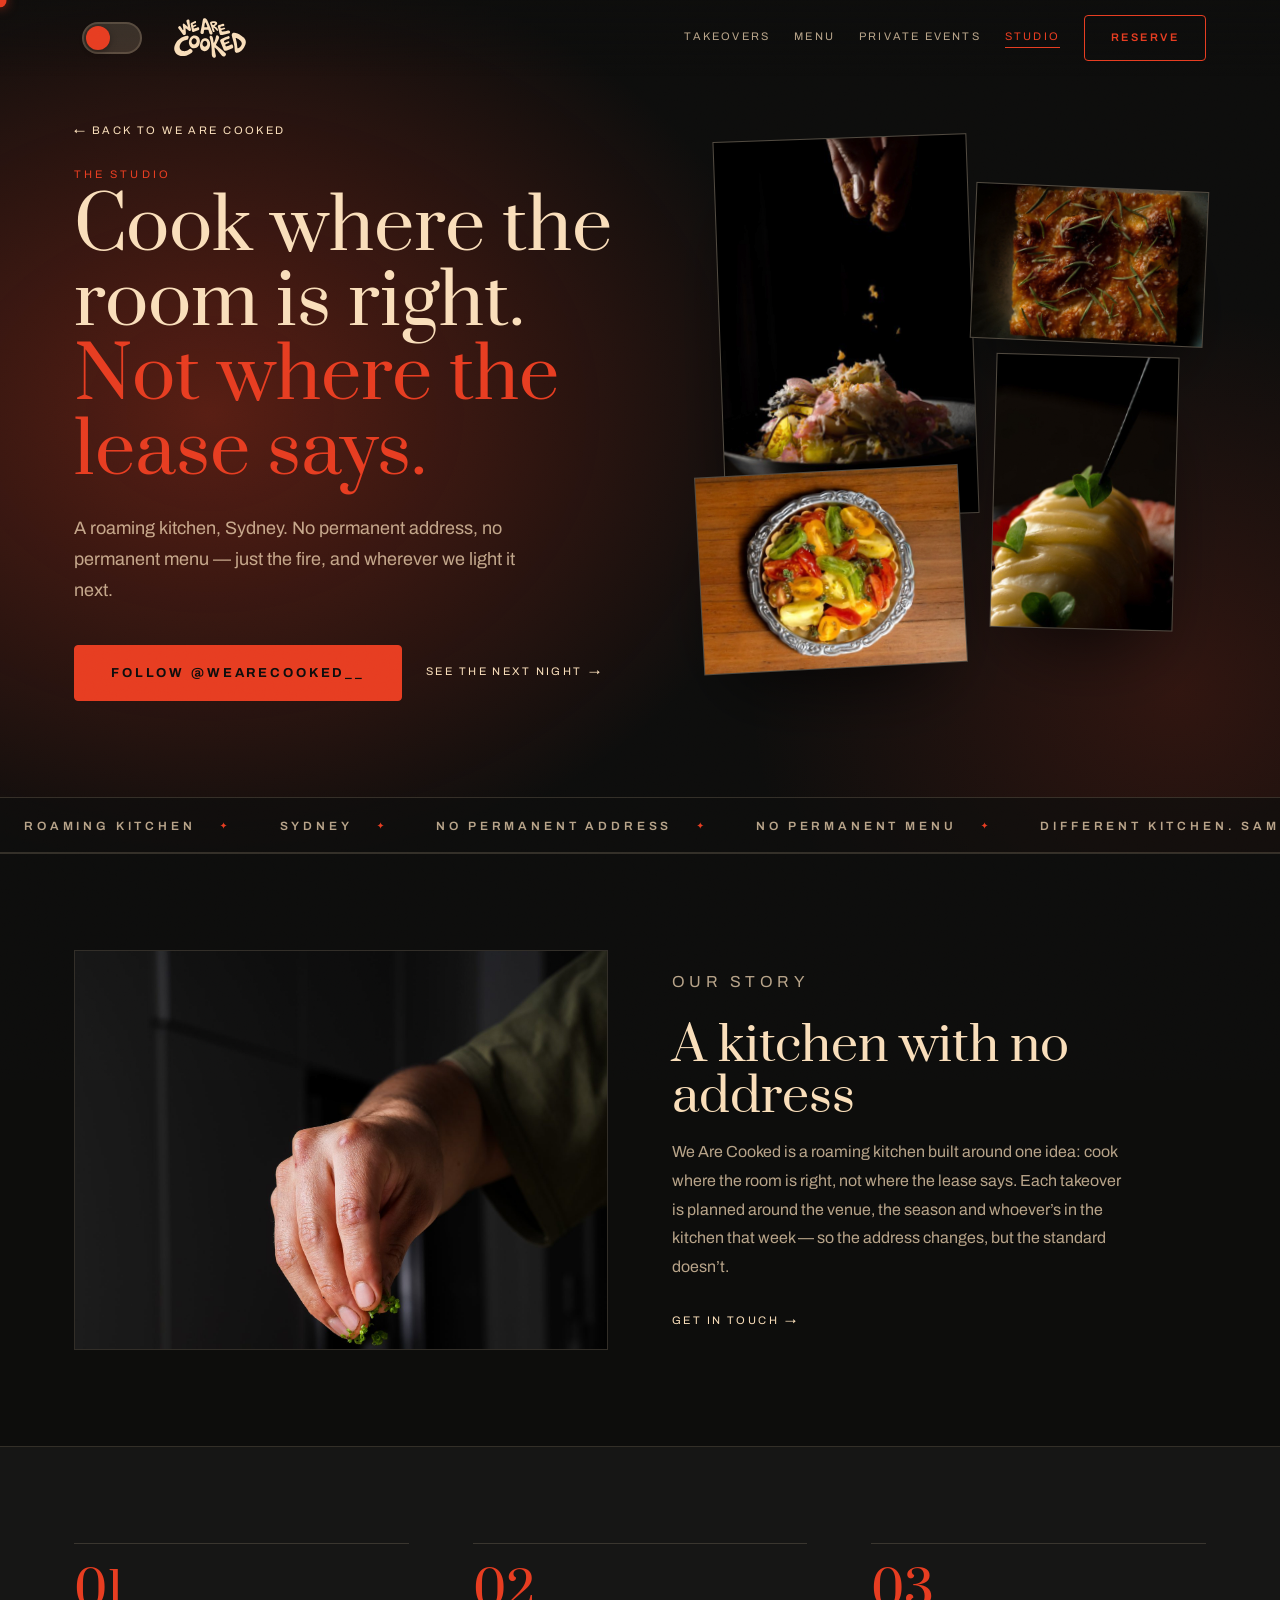
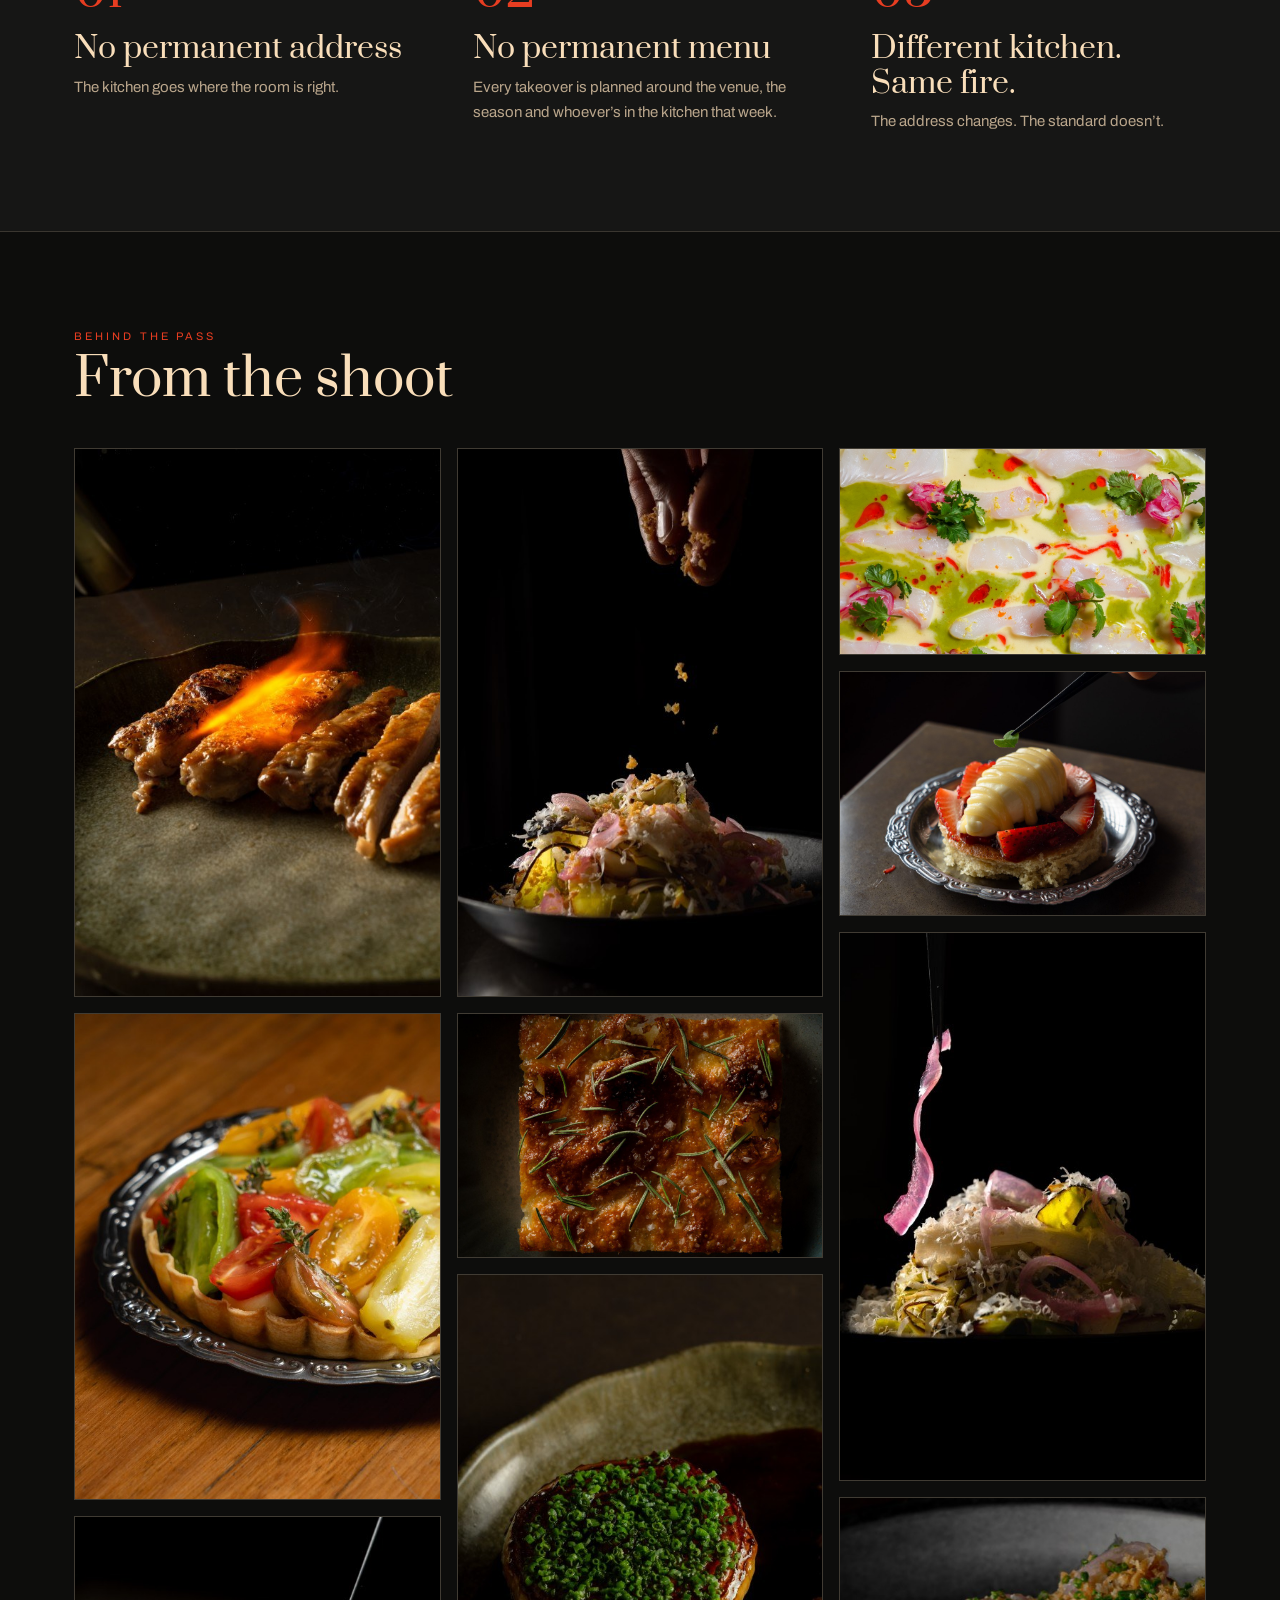
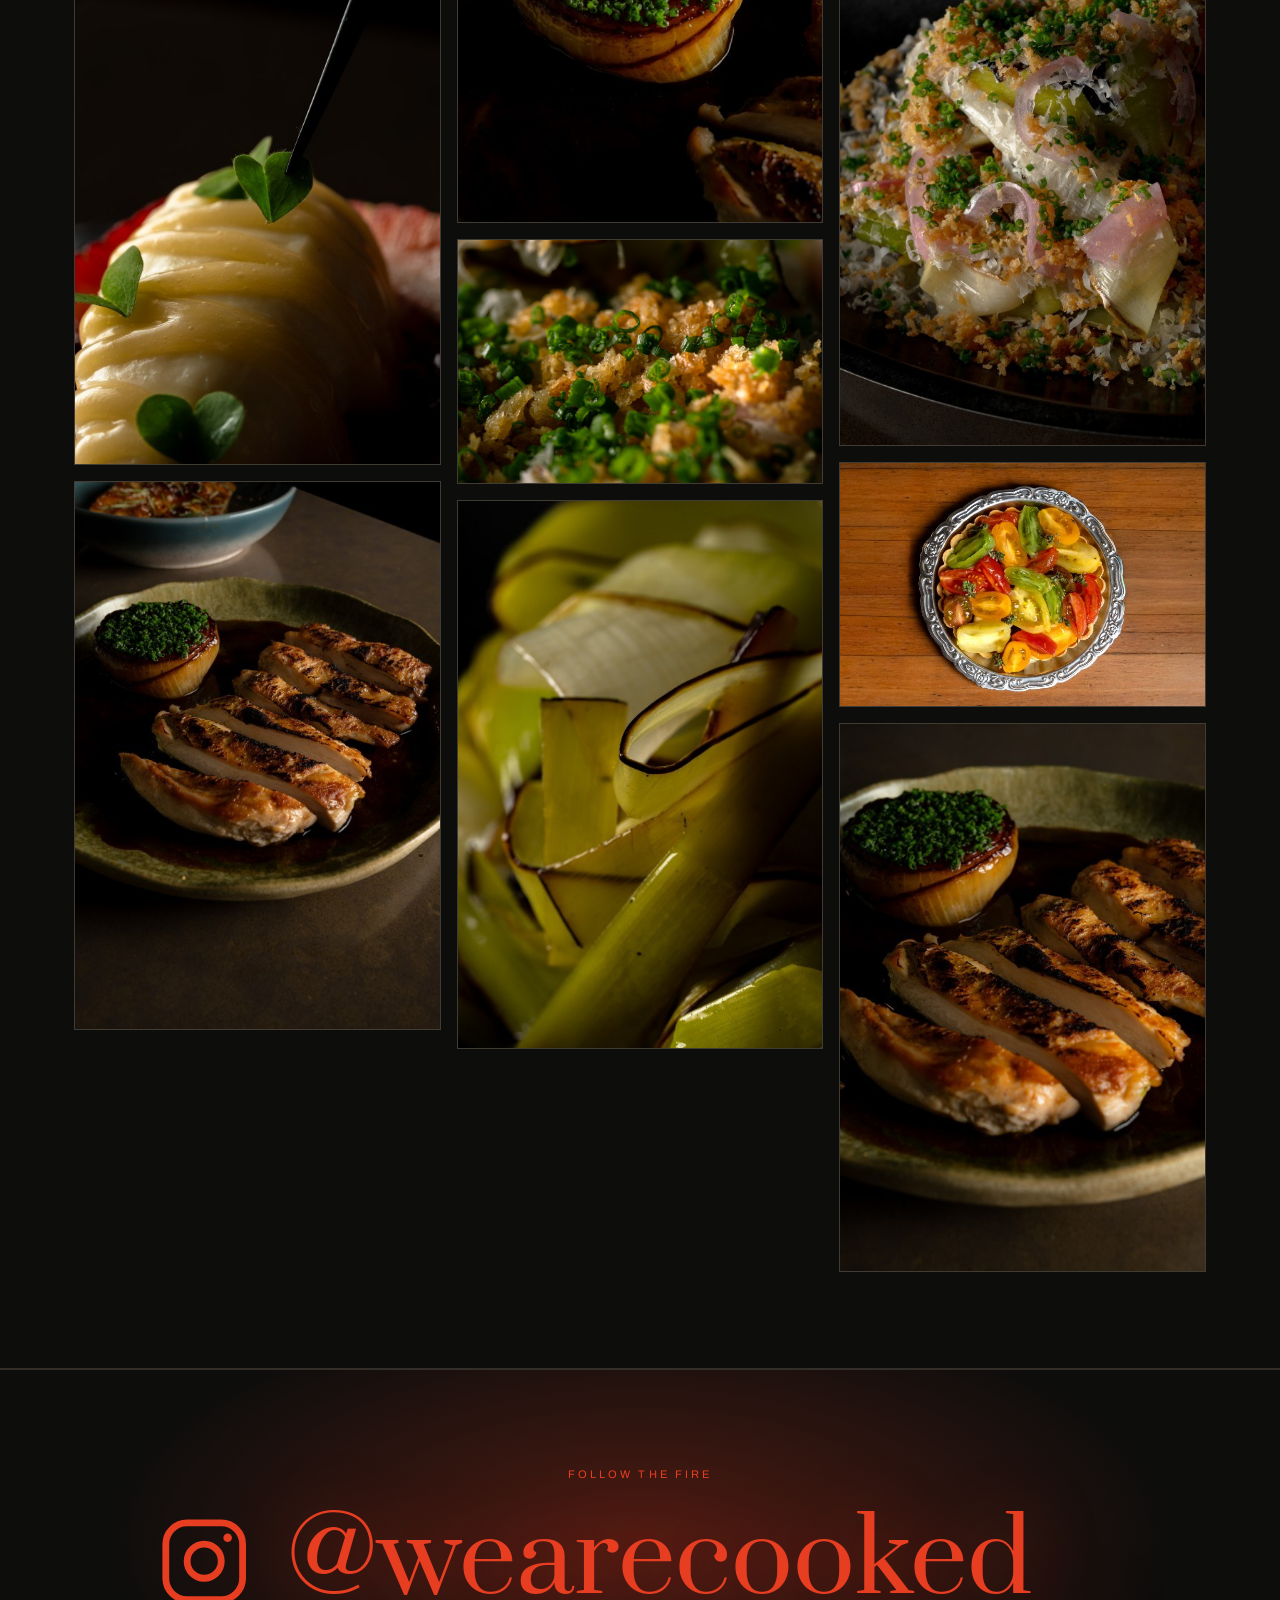
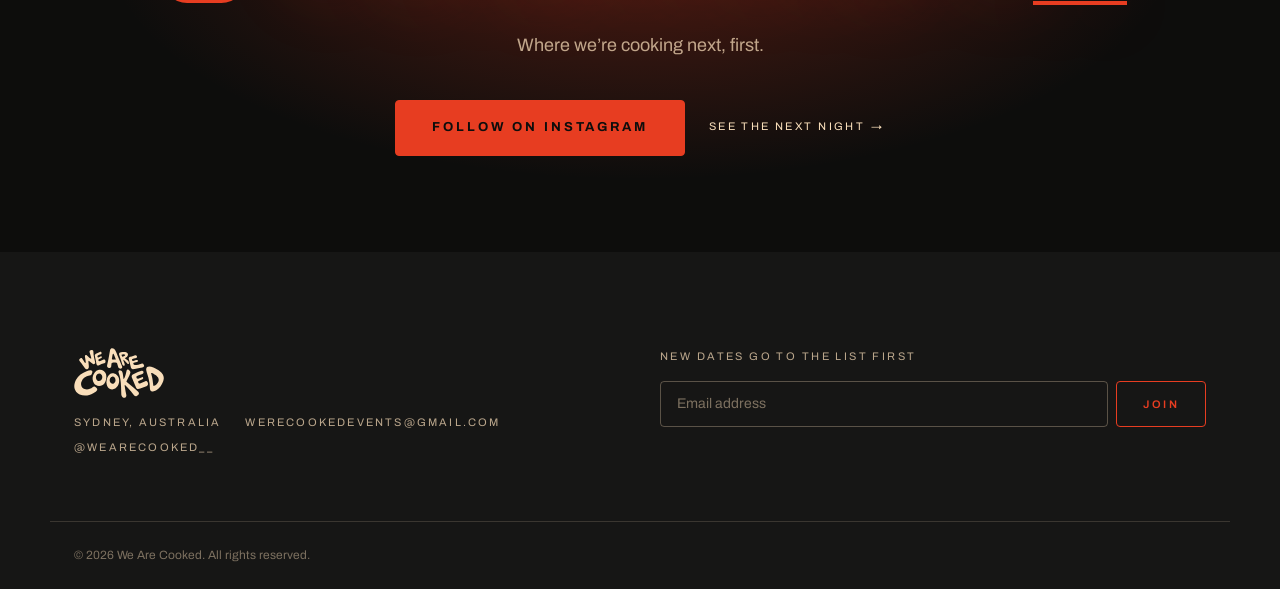
<file: studio.html>
<!DOCTYPE html>
<html lang="en">
<head>
<meta charset="UTF-8">
<meta name="viewport" content="width=device-width, initial-scale=1, viewport-fit=cover">
<title>The Studio — We Are Cooked</title>
<meta name="description" content="We Are Cooked is a roaming kitchen built around one idea: cook where the room is right, not where the lease says.">
<meta name="theme-color" content="#161615">

<!-- Open Graph -->
<meta property="og:title" content="The Studio — We Are Cooked">
<meta property="og:description" content="Cook where the room is right, not where the lease says.">
<meta property="og:type" content="website">
<meta property="og:url" content="https://beaupronesti-ux.github.io/WeAreCooked-/studio.html">
<meta property="og:image" content="https://beaupronesti-ux.github.io/WeAreCooked-/assets/img/og-share.jpg">
<meta property="og:image:width" content="1200">
<meta property="og:image:height" content="630">
<meta name="twitter:card" content="summary_large_image">
<meta name="twitter:title" content="The Studio — We Are Cooked">
<meta name="twitter:description" content="Cook where the room is right, not where the lease says.">
<meta name="twitter:image" content="https://beaupronesti-ux.github.io/WeAreCooked-/assets/img/og-share.jpg">

<link rel="icon" type="image/svg+xml" href="assets/img/logo-icon.svg">

<link rel="preconnect" href="https://fonts.googleapis.com">
<link rel="preconnect" href="https://fonts.gstatic.com" crossorigin>
<link href="https://fonts.googleapis.com/css2?family=Archivo:wght@400;500;600;700&family=Prata&display=swap" rel="stylesheet">

<link rel="stylesheet" href="assets/css/style.css">
</head>
<body>

<a class="skip-link" href="#main">Skip to content</a>

<div class="grain-overlay" aria-hidden="true"></div>

<div class="cursor-flame" id="cursorFlame" aria-hidden="true">
  <svg class="cursor-flame-svg" viewBox="0 0 64 64" fill="currentColor" aria-hidden="true">
    <path d="M32 8c-6 10-16 14-16 26a16 16 0 0 0 32 0c0-6-3-9-5-12 0 4-2 6-4 6 3-8-1-14-7-20z"/>
  </svg>
</div>

<!-- ============ HEADER ============ -->
<header class="site-header" id="siteHeader">
  <div class="wrap header-row">
    <button class="theme-toggle" id="themeToggle" type="button" aria-pressed="false" aria-label="Switch to light palette">
      <span class="theme-toggle-track"><span class="theme-toggle-thumb"></span></span>
    </button>

    <a href="index.html" class="brand">
      <img src="assets/img/logo-wordmark.svg" alt="We Are Cooked" class="brand-mark logo-dark">
      <img src="assets/img/logo-wordmark-light.svg" alt="We Are Cooked" class="brand-mark logo-light">
    </a>

    <nav class="primary-nav" id="primaryNav" aria-label="Primary">
      <a href="takeovers.html">Takeovers</a>
      <a href="menu.html">Menu</a>
      <a href="private.html">Private Events</a>
      <a href="studio.html" aria-current="page">Studio</a>
    </nav>

    <div class="header-actions">
      <button class="btn btn-primary" type="button" data-open-reserve data-event="general">Reserve</button>
      <button class="nav-toggle" id="navToggle" aria-expanded="false" aria-controls="mobileNav" aria-label="Open menu">
        <span></span><span></span><span></span>
      </button>
    </div>
  </div>
</header>

<!-- ============ MOBILE NAV ============ -->
<div class="mobile-nav" id="mobileNav" aria-hidden="true">
  <nav aria-label="Mobile">
    <a href="takeovers.html">Takeovers</a>
    <a href="menu.html">Menu</a>
    <a href="private.html">Private Events</a>
    <a href="studio.html" aria-current="page">Studio</a>
    <a href="takeovers.html#seatings" class="btn btn-primary btn-block">Reserve a seat</a>
  </nav>
</div>

<main id="main">

  <!-- ============ STUDIO HERO ============ -->
  <section class="studio-hero">
    <div class="spectacle-glow" aria-hidden="true"></div>
    <div class="wrap studio-hero-inner">
      <div class="studio-hero-copy">
        <a href="index.html" class="link-arrow page-back">&larr; Back to We Are Cooked</a>
        <p class="eyebrow">The studio</p>
        <h1 class="studio-statement">Cook where the room is right.<br><span>Not where the lease says.</span></h1>
        <p class="studio-lede">A roaming kitchen, Sydney. No permanent address, no permanent menu &mdash; just the fire, and wherever we light it next.</p>
        <div class="spectacle-actions">
          <a href="https://www.instagram.com/wearecooked__/" target="_blank" rel="noopener" class="btn btn-solid">Follow @wearecooked__</a>
          <a href="takeovers.html" class="link-arrow">See the next night <span class="arrow-nudge">&rarr;</span></a>
        </div>
      </div>
      <div class="spectacle-collage" aria-hidden="true">
        <figure class="sp-photo sp-a" data-drift="-0.06"><img src="assets/img/dishes/leeks-2.jpg" alt="" loading="lazy"></figure>
        <figure class="sp-photo sp-b" data-drift="0.05"><img src="assets/img/dishes/focaccia-1.jpg" alt="" loading="lazy"></figure>
        <figure class="sp-photo sp-c" data-drift="-0.03"><img src="assets/img/dishes/dessert-3.jpg" alt="" loading="lazy"></figure>
        <figure class="sp-photo sp-d" data-drift="0.08"><img src="assets/img/dishes/tart-2.jpg" alt="" loading="lazy"></figure>
      </div>
    </div>
    <div class="spectacle-ticker" aria-hidden="true"><div class="spectacle-ticker-track"><span>Roaming kitchen</span><span>Sydney</span><span>No permanent address</span><span>No permanent menu</span><span>Different kitchen. Same fire.</span><span>Roaming kitchen</span><span>Sydney</span><span>No permanent address</span><span>No permanent menu</span><span>Different kitchen. Same fire.</span><span>Roaming kitchen</span><span>Sydney</span><span>No permanent address</span><span>No permanent menu</span><span>Different kitchen. Same fire.</span><span>Roaming kitchen</span><span>Sydney</span><span>No permanent address</span><span>No permanent menu</span><span>Different kitchen. Same fire.</span></div></div>
  </section>

  <!-- ============ OUR STORY ============ -->
  <section class="section split studio-story" id="story">
    <div class="wrap split-grid">
      <div class="split-visual reveal">
        <div class="image-slot image-slot-studio has-photo">
          <img src="assets/img/studio-hands-working.jpg" alt="A hand garnishing a dish with herbs in the kitchen">
        </div>
      </div>
      <div class="split-copy reveal">
        <p class="eyebrow">Our story</p>
        <h2>A kitchen with no address</h2>
        <p>We Are Cooked is a roaming kitchen built around one idea: cook where the room is right, not where the lease says. Each takeover is planned around the venue, the season and whoever&rsquo;s in the kitchen that week &mdash; so the address changes, but the standard doesn&rsquo;t.</p>
        <a href="mailto:werecookedevents@gmail.com" class="link-arrow">Get in touch <span class="arrow-nudge">&rarr;</span></a>
      </div>
    </div>
  </section>

  <!-- ============ PRINCIPLES ============ -->
  <section class="section section-alt studio-principles" aria-label="How we cook">
    <div class="wrap">
      <div class="principles">
        <div class="principle reveal"><span class="principle-n" aria-hidden="true">01</span><h3>No permanent address</h3><p>The kitchen goes where the room is right.</p></div>
        <div class="principle reveal"><span class="principle-n" aria-hidden="true">02</span><h3>No permanent menu</h3><p>Every takeover is planned around the venue, the season and whoever&rsquo;s in the kitchen that week.</p></div>
        <div class="principle reveal"><span class="principle-n" aria-hidden="true">03</span><h3>Different kitchen. Same fire.</h3><p>The address changes. The standard doesn&rsquo;t.</p></div>
      </div>
    </div>
  </section>

  <!-- ============ THE WALL ============ -->
  <section class="section studio-wall-section" id="shoot">
    <div class="wrap">
      <div class="section-head reveal">
        <div>
          <p class="eyebrow">Behind the pass</p>
          <h2>From the shoot</h2>
        </div>
      </div>
    </div>
    <div class="wrap">
      <div class="wall">
        <div class="wall-col">
          <figure class="wall-item"><img src="assets/img/dishes/chicken-2.jpg" alt="Chicken kissed by flame" loading="lazy"></figure>
          <figure class="wall-item"><img src="assets/img/dishes/tart-1.jpg" alt="Garden tomato tart" loading="lazy"></figure>
          <figure class="wall-item"><img src="assets/img/dishes/dessert-3.jpg" alt="Sorrel leaf on a glazed olive quenelle" loading="lazy"></figure>
          <figure class="wall-item"><img src="assets/img/dishes/chicken-5.jpg" alt="The chicken plate on the pass" loading="lazy"></figure>
        </div>
        <div class="wall-col">
          <figure class="wall-item"><img src="assets/img/dishes/leeks-2.jpg" alt="A hand scattering pangrattato over the leeks" loading="lazy"></figure>
          <figure class="wall-item"><img src="assets/img/dishes/focaccia-1.jpg" alt="Rosemary focaccia, golden and blistered" loading="lazy"></figure>
          <figure class="wall-item"><img src="assets/img/dishes/chicken-3.jpg" alt="Charred onion crowned with chives" loading="lazy"></figure>
          <figure class="wall-item"><img src="assets/img/dishes/leeks-4.jpg" alt="Pangrattato and spring onion, close up" loading="lazy"></figure>
          <figure class="wall-item"><img src="assets/img/dishes/leeks-6.jpg" alt="Charred leek layers" loading="lazy"></figure>
        </div>
        <div class="wall-col">
          <figure class="wall-item"><img src="assets/img/dishes/snapper-1.jpg" alt="Coconut-cured snapper with herbs and pickled onion" loading="lazy"></figure>
          <figure class="wall-item"><img src="assets/img/dishes/dessert-1.jpg" alt="Tweezers placing a sorrel leaf on the dessert" loading="lazy"></figure>
          <figure class="wall-item"><img src="assets/img/dishes/leeks-3.jpg" alt="A pickled shallot ribbon lifted over the leeks" loading="lazy"></figure>
          <figure class="wall-item"><img src="assets/img/dishes/leeks-1.jpg" alt="Fire-kissed leeks with pecorino and pangrattato" loading="lazy"></figure>
          <figure class="wall-item"><img src="assets/img/dishes/tart-2.jpg" alt="Garden tomato tart from above" loading="lazy"></figure>
          <figure class="wall-item"><img src="assets/img/dishes/chicken-1.jpg" alt="Sliced chicken with a chive-topped charred onion" loading="lazy"></figure>
        </div>
      </div>
    </div>
  </section>

  <!-- ============ FOLLOW ============ -->
  <section class="studio-follow" id="follow">
    <div class="spectacle-glow" aria-hidden="true"></div>
    <div class="wrap studio-follow-inner reveal">
      <p class="eyebrow">Follow the fire</p>
      <a href="https://www.instagram.com/wearecooked__/" target="_blank" rel="noopener" class="follow-handle"><svg class="ig-glyph" viewBox="0 0 24 24" fill="none" stroke="currentColor" stroke-width="1.6" aria-hidden="true"><rect x="3" y="3" width="18" height="18" rx="5"/><circle cx="12" cy="12" r="4"/><circle cx="17.5" cy="6.5" r="1" fill="currentColor" stroke="none"/></svg><span>@wearecooked__</span></a>
      <p class="follow-line">Where we&rsquo;re cooking next, first.</p>
      <div class="spectacle-actions">
        <a href="https://www.instagram.com/wearecooked__/" target="_blank" rel="noopener" class="btn btn-solid">Follow on Instagram</a>
        <a href="takeovers.html" class="link-arrow">See the next night <span class="arrow-nudge">&rarr;</span></a>
      </div>
    </div>
  </section>

</main>

<!-- ============ FOOTER ============ -->
<footer class="site-footer" id="footer-signup">
  <div class="wrap footer-grid">
    <div class="footer-brand">
      <img src="assets/img/logo-wordmark.svg" alt="We Are Cooked" class="brand-footer-mark logo-dark">
      <img src="assets/img/logo-wordmark-light.svg" alt="We Are Cooked" class="brand-footer-mark logo-light">
      <div class="footer-meta">
        <span>Sydney, Australia</span>
        <a href="mailto:werecookedevents@gmail.com">werecookedevents@gmail.com</a>
        <a href="https://instagram.com/wearecooked__" target="_blank" rel="noopener">@wearecooked__</a>
      </div>
    </div>

    <div class="footer-signup">
      <div class="footer-signup-label">New dates go to the list first</div>
      <form class="signup-form" id="signupForm" novalidate>
        <label class="visually-hidden" for="signupEmail">Email address</label>
        <input class="input" type="email" id="signupEmail" name="email" placeholder="Email address" required autocomplete="email">
        <button class="btn btn-primary" type="submit">Join</button>
      </form>
      <p class="signup-status" id="signupStatus" role="status" aria-live="polite"></p>
    </div>
  </div>

  <div class="wrap footer-bottom">
    <p>&copy; <span id="year"></span> We Are Cooked. All rights reserved.</p>
  </div>
</footer>

<!-- ============ MOBILE STICKY RESERVE BAR ============ -->
<div class="mobile-reserve-bar" id="mobileReserveBar">
  <button class="btn btn-primary btn-block" type="button" data-open-reserve data-event="general">Reserve a seat</button>
</div>

<!-- ============ RESERVE MODAL ============ -->
<div class="modal-backdrop" id="reserveBackdrop" hidden>
  <div class="modal" role="dialog" aria-modal="true" aria-labelledby="reserveTitle" id="reserveModal">
    <div class="modal-head">
      <div>
        <div id="reserveTitle" class="modal-title">Reserve a seat</div>
        <div class="modal-sub" id="reserveSub">Choose a date to get started</div>
      </div>
      <button class="modal-close" type="button" id="reserveClose" aria-label="Close">&times;</button>
    </div>
    <div class="modal-body" id="reserveBody">
      <!-- Fallback reserve-by-email message shown until Humanitix links are configured -->
    </div>
  </div>
</div>

<script src="assets/js/main.js"></script>
<script src="https://events.humanitix.com/scripts/widgets/popup.js" type="module"></script>
</body>
</html>
</file>
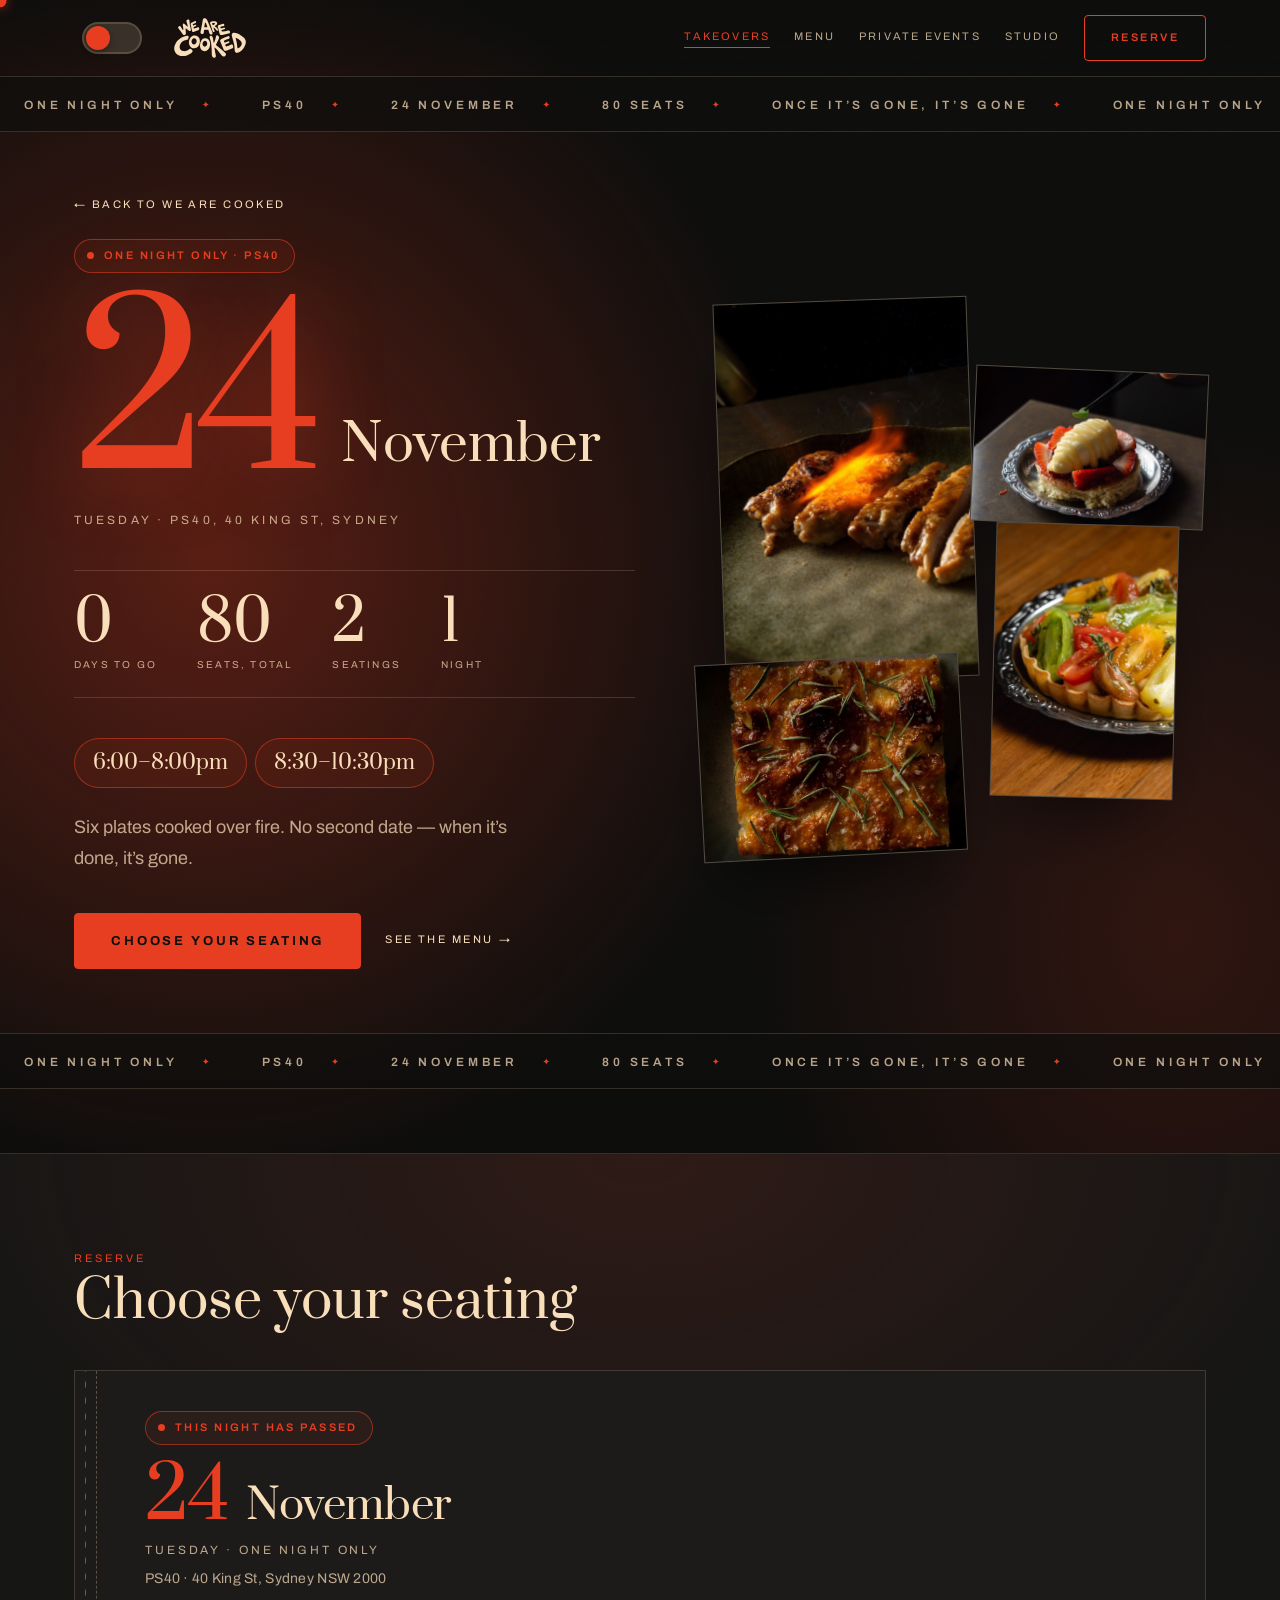
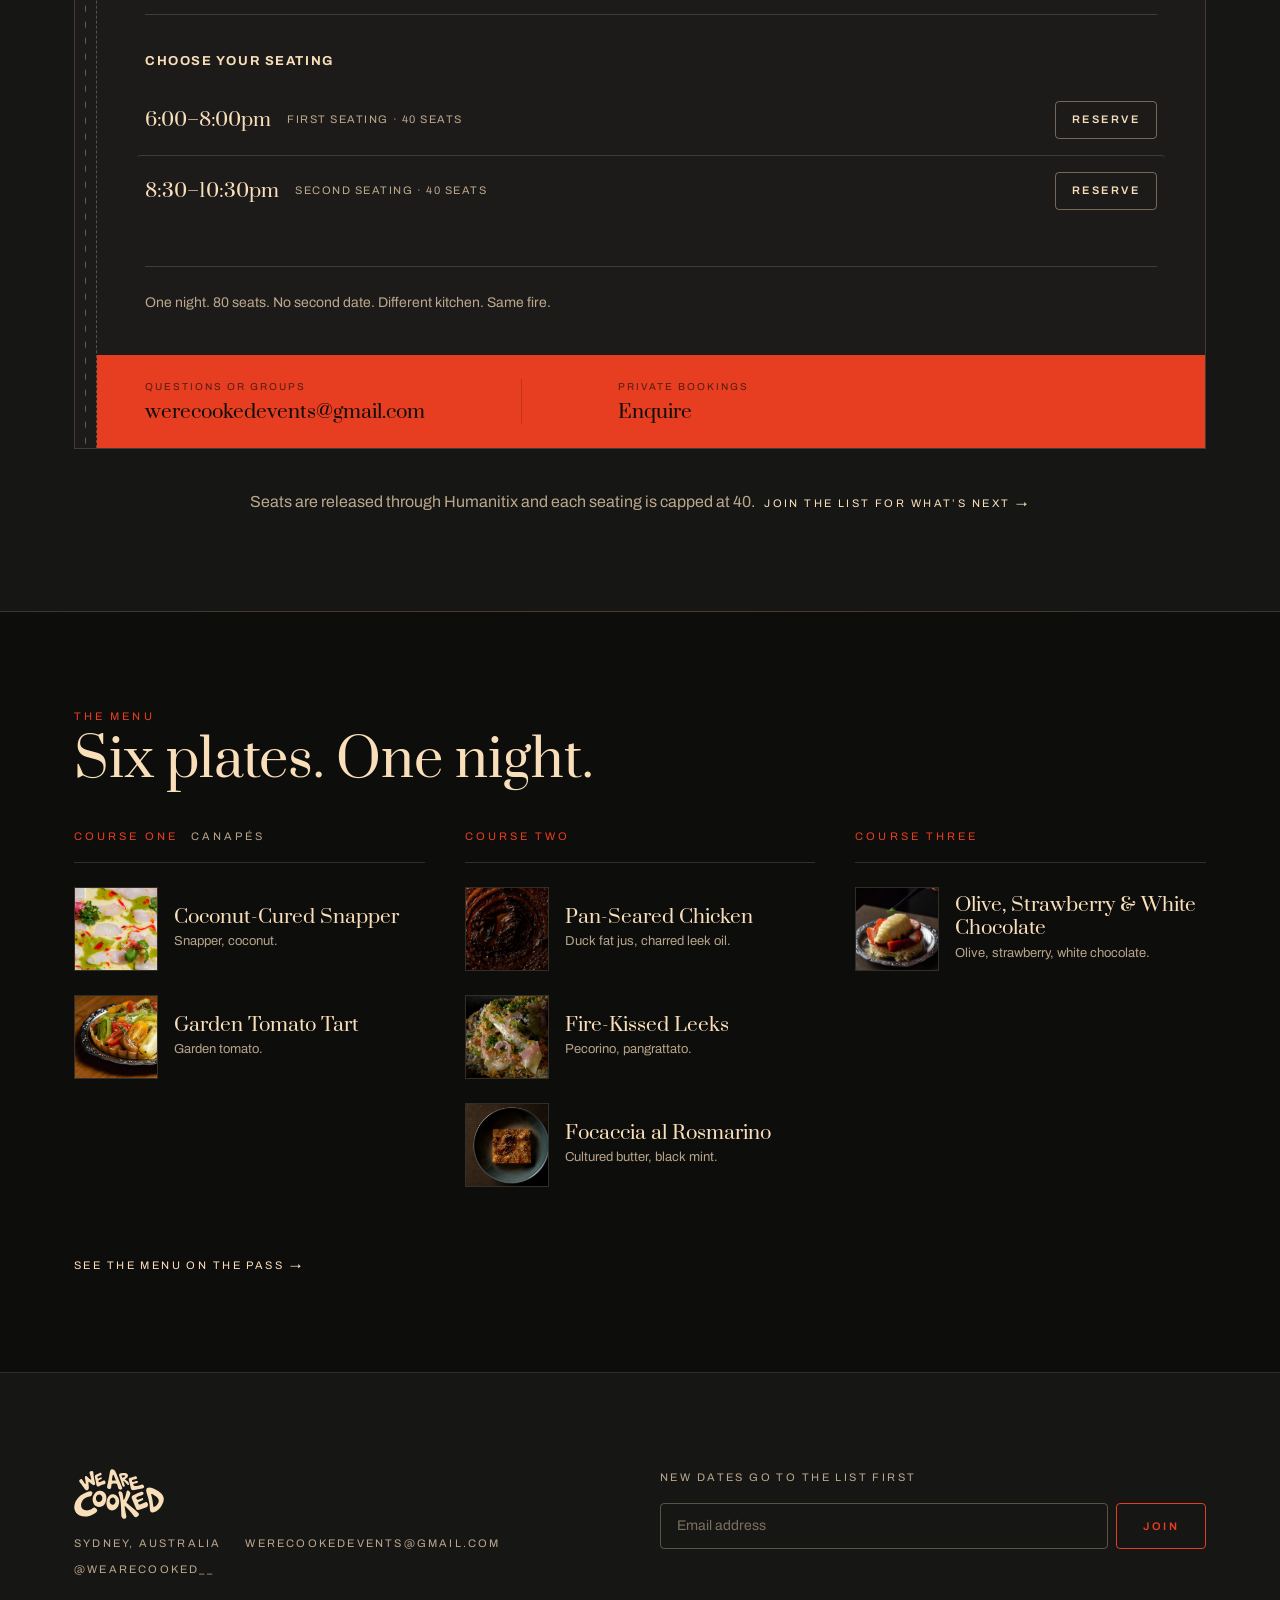
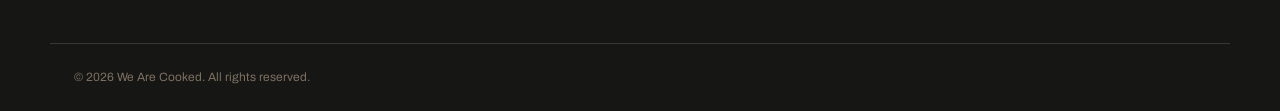
<file: takeovers.html>
<!DOCTYPE html>
<html lang="en">
<head>
<meta charset="UTF-8">
<meta name="viewport" content="width=device-width, initial-scale=1, viewport-fit=cover">
<title>Kitchen Takeovers — We Are Cooked</title>
<meta name="description" content="One night only at PS40, Sydney — Tuesday 24 November. Two seatings, 80 seats in total. Book your seat at We Are Cooked's Kitchen Takeover before it's gone.">
<meta name="theme-color" content="#161615">

<!-- Open Graph -->
<meta property="og:title" content="Kitchen Takeovers — We Are Cooked">
<meta property="og:description" content="One night only at PS40, Sydney — 24 November. 80 seats. Book yours.">
<meta property="og:type" content="website">
<meta property="og:url" content="https://beaupronesti-ux.github.io/WeAreCooked-/takeovers.html">
<meta property="og:image" content="https://beaupronesti-ux.github.io/WeAreCooked-/assets/img/og-share.jpg">
<meta property="og:image:width" content="1200">
<meta property="og:image:height" content="630">
<meta name="twitter:card" content="summary_large_image">
<meta name="twitter:title" content="Kitchen Takeovers — We Are Cooked">
<meta name="twitter:description" content="One night only at PS40, Sydney — 24 November. 80 seats. Book yours.">
<meta name="twitter:image" content="https://beaupronesti-ux.github.io/WeAreCooked-/assets/img/og-share.jpg">

<link rel="icon" type="image/svg+xml" href="assets/img/logo-icon.svg">

<link rel="preconnect" href="https://fonts.googleapis.com">
<link rel="preconnect" href="https://fonts.gstatic.com" crossorigin>
<link href="https://fonts.googleapis.com/css2?family=Archivo:wght@400;500;600;700&family=Prata&display=swap" rel="stylesheet">

<link rel="stylesheet" href="assets/css/style.css">
</head>
<body>

<a class="skip-link" href="#main">Skip to content</a>

<div class="grain-overlay" aria-hidden="true"></div>

<div class="cursor-flame" id="cursorFlame" aria-hidden="true">
  <svg class="cursor-flame-svg" viewBox="0 0 64 64" fill="currentColor" aria-hidden="true">
    <path d="M32 8c-6 10-16 14-16 26a16 16 0 0 0 32 0c0-6-3-9-5-12 0 4-2 6-4 6 3-8-1-14-7-20z"/>
  </svg>
</div>

<!-- ============ HEADER ============ -->
<header class="site-header" id="siteHeader">
  <div class="wrap header-row">
    <button class="theme-toggle" id="themeToggle" type="button" aria-pressed="false" aria-label="Switch to light palette">
      <span class="theme-toggle-track"><span class="theme-toggle-thumb"></span></span>
    </button>

    <a href="index.html" class="brand">
      <img src="assets/img/logo-wordmark.svg" alt="We Are Cooked" class="brand-mark logo-dark">
      <img src="assets/img/logo-wordmark-light.svg" alt="We Are Cooked" class="brand-mark logo-light">
    </a>

    <nav class="primary-nav" id="primaryNav" aria-label="Primary">
      <a href="takeovers.html" aria-current="page">Takeovers</a>
      <a href="menu.html">Menu</a>
      <a href="private.html">Private Events</a>
      <a href="studio.html">Studio</a>
    </nav>

    <div class="header-actions">
      <button class="btn btn-primary" type="button" data-open-reserve data-event="general">Reserve</button>
      <button class="nav-toggle" id="navToggle" aria-expanded="false" aria-controls="mobileNav" aria-label="Open menu">
        <span></span><span></span><span></span>
      </button>
    </div>
  </div>
</header>

<!-- ============ MOBILE NAV ============ -->
<div class="mobile-nav" id="mobileNav" aria-hidden="true">
  <nav aria-label="Mobile">
    <a href="takeovers.html" aria-current="page">Takeovers</a>
    <a href="menu.html">Menu</a>
    <a href="private.html">Private Events</a>
    <a href="studio.html">Studio</a>
    <a href="takeovers.html#seatings" class="btn btn-primary btn-block">Reserve a seat</a>
  </nav>
</div>

<main id="main">

  <!-- ============ SPECTACLE HERO ============ -->
  <section class="spectacle spectacle-page" aria-labelledby="takeoverTitle">
    <div class="spectacle-glow" aria-hidden="true"></div>
    <div class="spectacle-ticker" aria-hidden="true"><div class="spectacle-ticker-track"><span>One night only</span><span>PS40</span><span>24 November</span><span>80 seats</span><span>Once it&rsquo;s gone, it&rsquo;s gone</span><span>One night only</span><span>PS40</span><span>24 November</span><span>80 seats</span><span>Once it&rsquo;s gone, it&rsquo;s gone</span><span>One night only</span><span>PS40</span><span>24 November</span><span>80 seats</span><span>Once it&rsquo;s gone, it&rsquo;s gone</span><span>One night only</span><span>PS40</span><span>24 November</span><span>80 seats</span><span>Once it&rsquo;s gone, it&rsquo;s gone</span></div></div>

    <div class="wrap spectacle-inner">
      <div class="spectacle-copy">
        <a href="index.html" class="link-arrow page-back">&larr; Back to We Are Cooked</a>
        <p class="night-flag"><span class="night-flag-dot" aria-hidden="true"></span>One night only &middot; PS40</p>
        <h1 class="spectacle-date" id="takeoverTitle"><span class="visually-hidden">The Kitchen Takeover &mdash; </span><span class="spectacle-day">24</span><span class="spectacle-month">November</span></h1>
        <p class="spectacle-where"><a href="https://www.google.com/maps/search/?api=1&amp;query=PS40+40+King+St+Sydney+NSW+2000" target="_blank" rel="noopener">Tuesday &middot; PS40, 40 King St, Sydney</a></p>

        <ul class="spectacle-stats">
          <li><strong data-countdown-num>21</strong><span>Days to go</span></li>
          <li><strong>80</strong><span>Seats, total</span></li>
          <li><strong>2</strong><span>Seatings</span></li>
          <li><strong>1</strong><span>Night</span></li>
        </ul>

        <div class="spectacle-seatings">
          <span>6:00&ndash;8:00pm</span><span>8:30&ndash;10:30pm</span>
        </div>
        <p class="spectacle-line">Six plates cooked over fire. No second date &mdash; when it&rsquo;s done, it&rsquo;s gone.</p>
        <div class="spectacle-actions">
          <a href="#seatings" class="btn btn-solid">Choose your seating</a>
          <a href="menu.html" class="link-arrow">See the menu <span class="arrow-nudge">&rarr;</span></a>
        </div>
      </div>

      <div class="spectacle-collage" aria-hidden="true">
        <figure class="sp-photo sp-a" data-drift="-0.06"><img src="assets/img/dishes/chicken-2.jpg" alt=""></figure>
        <figure class="sp-photo sp-b" data-drift="0.05"><img src="assets/img/dishes/dessert-1.jpg" alt=""></figure>
        <figure class="sp-photo sp-c" data-drift="-0.03"><img src="assets/img/dishes/tart-1.jpg" alt=""></figure>
        <figure class="sp-photo sp-d" data-drift="0.08"><img src="assets/img/dishes/focaccia-1.jpg" alt=""></figure>
      </div>
    </div>

    <div class="spectacle-ticker is-reverse" aria-hidden="true"><div class="spectacle-ticker-track"><span>One night only</span><span>PS40</span><span>24 November</span><span>80 seats</span><span>Once it&rsquo;s gone, it&rsquo;s gone</span><span>One night only</span><span>PS40</span><span>24 November</span><span>80 seats</span><span>Once it&rsquo;s gone, it&rsquo;s gone</span><span>One night only</span><span>PS40</span><span>24 November</span><span>80 seats</span><span>Once it&rsquo;s gone, it&rsquo;s gone</span><span>One night only</span><span>PS40</span><span>24 November</span><span>80 seats</span><span>Once it&rsquo;s gone, it&rsquo;s gone</span></div></div>
  </section>

  <!-- ============ THE NIGHT ============ -->
  <section class="section section-alt night-section" id="seatings">
    <div class="wrap">
      <div class="section-head reveal"><div><p class="eyebrow">Reserve</p><h2>Choose your seating</h2></div></div>
      <div class="ticket reveal">
        <div class="ticket-perf" aria-hidden="true"></div>
        <div class="ticket-glare" aria-hidden="true"></div>

        <div class="ticket-main">
          <div class="ticket-top">
            <p class="night-flag"><span class="night-flag-dot" aria-hidden="true"></span><span data-countdown>One night only</span></p>
            <h3 class="ticket-dates">24 <em>November</em></h3>
            <p class="night-day">Tuesday &middot; One night only</p>
            <p class="ticket-venue"><a href="https://www.google.com/maps/search/?api=1&amp;query=PS40+40+King+St+Sydney+NSW+2000" target="_blank" rel="noopener">PS40 &middot; 40 King St, Sydney NSW 2000</a></p>
          </div>

          <div class="ticket-nights">
            <div class="ticket-night">
              <h4>Choose your seating</h4>
              <div class="seating-row">
                <span class="seating-time">6:00&ndash;8:00pm</span>
                <span class="seating-label">First seating &middot; 40 seats</span>
                <button class="btn btn-secondary" type="button" data-open-reserve data-event="nov24-early" data-event-label="Kitchen Takeover — Tue 24 Nov, First Seating 6:00–8:00pm">Reserve</button>
              </div>
              <div class="seating-row">
                <span class="seating-time">8:30&ndash;10:30pm</span>
                <span class="seating-label">Second seating &middot; 40 seats</span>
                <button class="btn btn-secondary" type="button" data-open-reserve data-event="nov24-late" data-event-label="Kitchen Takeover — Tue 24 Nov, Second Seating 8:30–10:30pm">Reserve</button>
              </div>
            </div>
          </div>

          <p class="ticket-tagline">One night. 80 seats. No second date. Different kitchen. Same fire.</p>
        </div>

        <div class="ticket-cta">
          <div class="ticket-cta-col">
            <span class="cta-label">Questions or groups</span>
            <a class="cta-link" href="mailto:werecookedevents@gmail.com">werecookedevents@<wbr>gmail.com</a>
          </div>
          <div class="ticket-cta-divider" aria-hidden="true"></div>
          <div class="ticket-cta-col">
            <span class="cta-label">Private bookings</span>
            <a class="cta-link" href="mailto:werecookedevents@gmail.com?subject=Private%20event%20enquiry">Enquire</a>
          </div>
        </div>
      </div>

      <p class="event-more reveal">Seats are released through Humanitix and each seating is capped at 40. <a href="#footer-signup" class="link-arrow">Join the list for what&rsquo;s next <span class="arrow-nudge">&rarr;</span></a></p>
    </div>
  </section>

  <!-- ============ THE MENU ============ -->
  <section class="section night-menu" id="the-menu">
    <div class="wrap">
      <div class="section-head reveal">
        <div>
          <p class="eyebrow">The menu</p>
          <h2>Six plates. One night.</h2>
        </div>
      </div>

      <div class="menu-courses">
        <div class="menu-course reveal">
          <p class="course-label">Course one <span>Canap&eacute;s</span></p>
          <ul class="course-dishes">
            <li><img src="assets/img/dish-coconut-cured-snapper.jpg" alt="Coconut-cured snapper" loading="lazy"><div><h3>Coconut-Cured Snapper</h3><p>Snapper, coconut.</p></div></li>
            <li><img src="assets/img/dish-garden-tomato-tart.jpg" alt="Garden tomato tart" loading="lazy"><div><h3>Garden Tomato Tart</h3><p>Garden tomato.</p></div></li>
          </ul>
        </div>
        <div class="menu-course reveal">
          <p class="course-label">Course two</p>
          <ul class="course-dishes">
            <li><img src="assets/img/dish-pan-seared-chicken.jpg" alt="Pan-seared chicken with a charred onion" loading="lazy"><div><h3>Pan-Seared Chicken</h3><p>Duck fat jus, charred leek oil.</p></div></li>
            <li><img src="assets/img/dish-fire-kissed-leeks.jpg" alt="Fire-kissed leeks with pangrattato" loading="lazy"><div><h3>Fire-Kissed Leeks</h3><p>Pecorino, pangrattato.</p></div></li>
            <li><img src="assets/img/dish-focaccia.jpg" alt="Focaccia al rosmarino" loading="lazy"><div><h3>Focaccia al Rosmarino</h3><p>Cultured butter, black mint.</p></div></li>
          </ul>
        </div>
        <div class="menu-course reveal">
          <p class="course-label">Course three</p>
          <ul class="course-dishes">
            <li><img src="assets/img/dish-olive-strawberry.jpg" alt="Olive, strawberry and white chocolate dessert" loading="lazy"><div><h3>Olive, Strawberry &amp; White Chocolate</h3><p>Olive, strawberry, white chocolate.</p></div></li>
          </ul>
        </div>
      </div>

      <p class="menu-more reveal"><a href="menu.html" class="link-arrow">See the menu on the pass <span class="arrow-nudge">&rarr;</span></a></p>
    </div>
  </section>

</main>

<!-- ============ FOOTER ============ -->
<footer class="site-footer" id="footer-signup">
  <div class="wrap footer-grid">
    <div class="footer-brand">
      <img src="assets/img/logo-wordmark.svg" alt="We Are Cooked" class="brand-footer-mark logo-dark">
      <img src="assets/img/logo-wordmark-light.svg" alt="We Are Cooked" class="brand-footer-mark logo-light">
      <div class="footer-meta">
        <span>Sydney, Australia</span>
        <a href="mailto:werecookedevents@gmail.com">werecookedevents@gmail.com</a>
        <a href="https://instagram.com/wearecooked__" target="_blank" rel="noopener">@wearecooked__</a>
      </div>
    </div>

    <div class="footer-signup">
      <div class="footer-signup-label">New dates go to the list first</div>
      <form class="signup-form" id="signupForm" novalidate>
        <label class="visually-hidden" for="signupEmail">Email address</label>
        <input class="input" type="email" id="signupEmail" name="email" placeholder="Email address" required autocomplete="email">
        <button class="btn btn-primary" type="submit">Join</button>
      </form>
      <p class="signup-status" id="signupStatus" role="status" aria-live="polite"></p>
    </div>
  </div>

  <div class="wrap footer-bottom">
    <p>&copy; <span id="year"></span> We Are Cooked. All rights reserved.</p>
  </div>
</footer>

<!-- ============ MOBILE STICKY RESERVE BAR ============ -->
<div class="mobile-reserve-bar" id="mobileReserveBar">
  <button class="btn btn-primary btn-block" type="button" data-open-reserve data-event="general">Reserve a seat</button>
</div>

<!-- ============ RESERVE MODAL ============ -->
<div class="modal-backdrop" id="reserveBackdrop" hidden>
  <div class="modal" role="dialog" aria-modal="true" aria-labelledby="reserveTitle" id="reserveModal">
    <div class="modal-head">
      <div>
        <div id="reserveTitle" class="modal-title">Reserve a seat</div>
        <div class="modal-sub" id="reserveSub">Choose a date to get started</div>
      </div>
      <button class="modal-close" type="button" id="reserveClose" aria-label="Close">&times;</button>
    </div>
    <div class="modal-body" id="reserveBody">
      <!-- Fallback reserve-by-email message shown until Humanitix links are configured -->
    </div>
  </div>
</div>

<script src="assets/js/main.js"></script>
<script src="https://events.humanitix.com/scripts/widgets/popup.js" type="module"></script>
</body>
</html>
</file>
<file: assets/css/style.css>
/* ==========================================================================
   We Are Cooked — design tokens
   ========================================================================== */
:root {
  --ink: #0d0d0c;
  --ink-2: #161615;
  --ink-3: #1c1b19;
  --cream: #F9DEBA;
  --cream-soft: color-mix(in srgb, var(--cream) 72%, transparent);
  --cream-faint: color-mix(in srgb, var(--cream) 16%, transparent);
  --ember: #E73D21;
  --ember-2: #C52319;

  --font-display: 'Prata', Georgia, serif;
  --font-body: 'Archivo', system-ui, -apple-system, 'Segoe UI', sans-serif;
  --font-statement: 'Archivo', system-ui, sans-serif;

  --wrap: 1180px;
  --space-1: 8px;
  --space-2: 16px;
  --space-3: 24px;
  --space-4: 40px;
  --space-5: 64px;
  --space-6: 96px;

  --radius: 4px;
  --header-h: 76px;

  --ease: cubic-bezier(.2, .8, .2, 1);
}

/* Light palette — sampled directly from the paste-up flier series:
   bright cream page (page 1), dusty pink for alternating sections
   (page 4, "Same Fire."), warm tan for card/panel surfaces. */
[data-theme="light"] {
  --ink: #EFE9E2;
  --ink-2: color-mix(in srgb, var(--ember) 16%, #EFE9E2 84%);
  --ink-3: #F6E9D4;
  --cream: #0d0d0c;
}

/* ==========================================================================
   Reset
   ========================================================================== */
*, *::before, *::after { box-sizing: border-box; }
html { -webkit-text-size-adjust: 100%; scroll-behavior: smooth; }
@media (prefers-reduced-motion: reduce) {
  html { scroll-behavior: auto; }
  *, *::before, *::after { animation-duration: .001ms !important; animation-iteration-count: 1 !important; transition-duration: .001ms !important; scroll-behavior: auto !important; }
}
body {
  margin: 0;
  background: var(--ink);
  color: var(--cream);
  font-family: var(--font-body);
  font-size: 16px;
  line-height: 1.6;
  -webkit-font-smoothing: antialiased;
}
img { max-width: 100%; display: block; }
h1, h2, h3, h4 { font-family: var(--font-display); font-weight: 400; line-height: 1.05; margin: 0; }
p { margin: 0; }
a { color: inherit; }
button { font-family: inherit; }

.wrap { max-width: var(--wrap); margin-inline: auto; padding-inline: var(--space-3); }
@media (max-width: 640px) { .wrap { padding-inline: var(--space-2); } }

.visually-hidden {
  position: absolute; width: 1px; height: 1px; padding: 0; margin: -1px;
  overflow: hidden; clip: rect(0,0,0,0); white-space: nowrap; border: 0;
}

.skip-link {
  position: fixed; top: -100%; left: var(--space-2); z-index: 1000;
  background: var(--cream); color: var(--ink); padding: 10px 16px;
  border-radius: var(--radius); font-size: 14px; font-weight: 600;
  transition: top .2s var(--ease);
}
.skip-link:focus { top: var(--space-2); }

:focus-visible { outline: 2px solid var(--ember); outline-offset: 3px; }
::selection { background: color-mix(in srgb, var(--ember) 40%, transparent); color: var(--cream); }

/* ==========================================================================
   Custom cursor (desktop / fine-pointer only — see main.js for activation)
   ========================================================================== */
.cursor-flame {
  position: fixed; top: 0; left: 0; z-index: 1000; pointer-events: none;
  width: 26px; height: 26px; color: var(--ember);
  opacity: 0; transition: opacity .2s var(--ease), width .2s var(--ease), height .2s var(--ease), color .2s var(--ease);
  filter: drop-shadow(0 0 6px rgba(231, 61, 33, .6));
}
.cursor-flame-svg {
  width: 100%; height: 100%; display: block;
  animation: flame-flicker 1.6s ease-in-out infinite;
  transform-origin: 50% 85%;
}
@keyframes flame-flicker {
  0%, 100% { transform: scale(1, 1) rotate(0deg); }
  25% { transform: scale(1.06, .94) rotate(-4deg); }
  50% { transform: scale(.95, 1.05) rotate(3deg); }
  75% { transform: scale(1.03, .97) rotate(-2deg); }
}
body.has-custom-cursor { cursor: none; }
body.has-custom-cursor a, body.has-custom-cursor button, body.has-custom-cursor [role="button"] { cursor: none; }
body.has-custom-cursor .cursor-flame { opacity: 1; }
.cursor-flame.is-hovering { width: 38px; height: 38px; color: #F9DEBA; }
@media (prefers-reduced-motion: reduce), (pointer: coarse) {
  .cursor-flame { display: none; }
}

.cursor-spark {
  position: fixed; top: 0; left: 0; z-index: 999; pointer-events: none;
  width: 5px; height: 5px; margin: -2.5px 0 0 -2.5px; border-radius: 50%;
  background: var(--ember); box-shadow: 0 0 6px 1px rgba(231, 61, 33, .8);
  animation: spark-burst .55s cubic-bezier(.2, .8, .2, 1) forwards;
}
@keyframes spark-burst {
  0% { transform: translate(0, 0) scale(1); opacity: 1; }
  100% { transform: translate(var(--sx), var(--sy)) scale(0); opacity: 0; }
}
@media (prefers-reduced-motion: reduce), (pointer: coarse) {
  .cursor-spark { display: none; }
}

/* ==========================================================================
   Grain overlay — raw, gritty film-grain texture over the whole page
   ========================================================================== */
.grain-overlay {
  position: fixed; inset: -20%; z-index: 998; pointer-events: none;
  background-image: url("data:image/svg+xml,%3Csvg xmlns='http://www.w3.org/2000/svg' width='180' height='180'%3E%3Cfilter id='n'%3E%3CfeTurbulence type='fractalNoise' baseFrequency='0.9' numOctaves='2' stitchTiles='stitch'/%3E%3C/filter%3E%3Crect width='100%25' height='100%25' filter='url(%23n)'/%3E%3C/svg%3E");
  opacity: .05; mix-blend-mode: overlay;
  animation: grain-shift 8s steps(8) infinite;
}
@keyframes grain-shift {
  0% { transform: translate(0, 0); }
  12% { transform: translate(-2%, 2%); }
  24% { transform: translate(2%, -1%); }
  37% { transform: translate(-1%, -2%); }
  50% { transform: translate(2%, 2%); }
  62% { transform: translate(-2%, -1%); }
  75% { transform: translate(1%, 2%); }
  87% { transform: translate(-1%, 1%); }
  100% { transform: translate(0, 0); }
}
@media (prefers-reduced-motion: reduce) { .grain-overlay { animation: none; } }

/* ==========================================================================
   Buttons
   ========================================================================== */
.btn {
  position: relative; isolation: isolate; overflow: hidden;
  display: inline-flex; align-items: center; justify-content: center;
  gap: 8px; min-height: 46px; padding: 0 26px;
  border: 1px solid transparent; border-radius: var(--radius);
  font-family: var(--font-body); font-weight: 600;
  font-size: 11px; letter-spacing: .22em; text-transform: uppercase;
  text-decoration: none; cursor: pointer; white-space: nowrap;
  transition: border-color .2s var(--ease), color .25s var(--ease) .05s, transform .2s var(--ease);
}
.btn::before {
  content: ""; position: absolute; inset: 0; z-index: -1;
  transform: scaleX(0); transform-origin: left center;
  transition: transform .4s var(--ease);
}
.btn:hover { transform: translateY(-2px); }
.btn:hover::before { transform: scaleX(1); }
.btn:active { transform: translateY(1px); }
.btn-primary { background: transparent; border-color: var(--ember); color: var(--ember); }
.btn-primary::before { background: var(--ember); }
.btn-primary:hover { color: var(--ink); }
.btn-secondary { background: transparent; border-color: color-mix(in srgb, var(--cream) 40%, transparent); color: var(--cream); }
.btn-secondary::before { background: var(--cream); }
.btn-secondary:hover { color: var(--ink); border-color: var(--cream); }
.btn-block { width: 100%; }

.link-arrow {
  display: inline-flex; align-items: center; gap: 6px;
  font-size: 11px; letter-spacing: .22em; text-transform: uppercase;
  text-decoration: none; color: var(--cream);
  background-image: linear-gradient(currentColor, currentColor);
  background-size: 0 1px; background-repeat: no-repeat; background-position: 0 100%;
  transition: background-size .3s var(--ease), color .3s var(--ease);
  padding-bottom: 2px;
}
.link-arrow:hover { background-size: 100% 1px; color: var(--ember); }
.arrow-nudge { display: inline-block; transition: transform .3s var(--ease); }
.link-arrow:hover .arrow-nudge { transform: translateX(4px); }

.input {
  min-height: 46px; padding: 0 16px; font: inherit; font-size: 14px;
  color: var(--cream); background: transparent;
  border: 1px solid color-mix(in srgb, var(--cream) 30%, transparent); border-radius: var(--radius);
  outline: none; transition: border-color .2s var(--ease);
}
.input::placeholder { color: color-mix(in srgb, var(--cream) 45%, transparent); }
.input:hover { border-color: color-mix(in srgb, var(--cream) 55%, transparent); }
.input:focus-visible { border-color: var(--ember); }

/* ==========================================================================
   Header / Nav
   ========================================================================== */
.site-header {
  position: fixed; inset: 0 0 auto 0; z-index: 200;
  background: linear-gradient(to bottom, color-mix(in srgb, var(--ink) 55%, transparent), transparent);
  transition: background-color .3s var(--ease), border-color .3s var(--ease), backdrop-filter .3s var(--ease), transform .3s var(--ease);
}
@media (max-width: 640px) {
  .site-header.is-hidden { transform: translateY(-100%); }
}
.site-header.is-scrolled {
  background: color-mix(in srgb, var(--ink) 97%, transparent);
  backdrop-filter: blur(10px);
  -webkit-backdrop-filter: blur(10px);
  border-bottom: 1px solid var(--cream-faint);
}
.header-row {
  display: flex; align-items: center; gap: var(--space-3);
  height: var(--header-h);
}
.brand {
  display: flex; align-items: center; text-decoration: none; margin-right: auto;
}
.brand-mark { height: 40px; width: auto; display: block; }
@media (max-width: 400px) { .brand-mark { height: 34px; } }

.primary-nav { display: flex; align-items: center; gap: var(--space-3); }
.primary-nav a {
  position: relative; font-size: 11px; letter-spacing: .2em; text-transform: uppercase;
  text-decoration: none; color: var(--cream-soft); padding-bottom: 3px;
  transition: color .2s var(--ease);
}
.primary-nav a::after {
  content: ""; position: absolute; left: 0; right: 100%; bottom: 0; height: 1px;
  background: var(--ember); transition: right .25s var(--ease);
}
.primary-nav a:hover { color: var(--cream); }
.primary-nav a:hover::after { right: 0; }
.primary-nav a[aria-current="page"] { color: var(--ember); }
.primary-nav a[aria-current="page"]::after { right: 0; }
.mobile-nav a[aria-current="page"] { color: var(--ember); }

.header-actions { display: flex; align-items: center; gap: var(--space-2); }

.theme-toggle { background: none; border: 0; padding: 8px; cursor: pointer; line-height: 0; }
.theme-toggle-track {
  position: relative; display: block; width: 60px; height: 32px; border-radius: 16px;
  background: color-mix(in srgb, var(--cream) 16%, transparent);
  border: 2px solid var(--cream-faint);
  transition: background-color .25s var(--ease), border-color .25s var(--ease), box-shadow .25s var(--ease), transform .15s var(--ease);
}
.theme-toggle:hover .theme-toggle-track {
  border-color: var(--ember);
  box-shadow: 0 0 0 5px color-mix(in srgb, var(--ember) 16%, transparent);
}
.theme-toggle:active .theme-toggle-track { transform: scale(.94); }
.theme-toggle-thumb {
  position: absolute; top: 2px; left: 2px; width: 24px; height: 24px; border-radius: 50%;
  background: var(--ember); box-shadow: 0 2px 6px rgba(0, 0, 0, .35);
  transition: transform .3s cubic-bezier(.34, 1.56, .64, 1);
}
.theme-toggle[aria-pressed="true"] .theme-toggle-thumb { transform: translateX(28px); }

.nav-toggle {
  display: none; flex-direction: column; justify-content: center; gap: 5px;
  width: 44px; height: 44px; padding: 0; background: none; border: 0; cursor: pointer;
}
.nav-toggle span {
  display: block; width: 22px; height: 2px; background: var(--cream);
  transition: transform .3s var(--ease), opacity .3s var(--ease);
}
.nav-toggle[aria-expanded="true"] span:nth-child(1) { transform: translateY(7px) rotate(45deg); }
.nav-toggle[aria-expanded="true"] span:nth-child(2) { opacity: 0; }
.nav-toggle[aria-expanded="true"] span:nth-child(3) { transform: translateY(-7px) rotate(-45deg); }

.mobile-nav {
  position: fixed; inset: 0; z-index: 190;
  background: var(--ink-2);
  display: flex; align-items: center; justify-content: center;
  opacity: 0; visibility: hidden; transform: translateY(-8px);
  transition: opacity .3s var(--ease), transform .3s var(--ease), visibility 0s linear .3s;
}
.mobile-nav.is-open {
  opacity: 1; visibility: visible; transform: none;
  transition: opacity .3s var(--ease), transform .3s var(--ease);
}
.mobile-nav nav { display: flex; flex-direction: column; align-items: center; gap: var(--space-3); padding: var(--space-3); }
.mobile-nav a:not(.btn) {
  font-family: var(--font-display); font-size: 28px; text-decoration: none; color: var(--cream);
}
.mobile-nav .btn { margin-top: var(--space-2); }

@media (max-width: 860px) {
  .primary-nav { display: none; }
  .nav-toggle { display: flex; }
  .header-actions .btn-primary { display: none; }
}
@media (max-width: 400px) {
  .brand { font-size: 17px; }
}

/* ==========================================================================
   Hero
   ========================================================================== */
.hero {
  position: relative; min-height: 100svh; min-height: 100vh;
  display: flex; align-items: center; justify-content: center;
  overflow: hidden; background: radial-gradient(120% 90% at 50% 15%, color-mix(in srgb, var(--ink) 90%, white 10%) 0%, var(--ink) 55%, var(--ink) 100%);
  padding-top: var(--header-h);
}
.hero-vignette {
  position: absolute; inset: 0; pointer-events: none;
  background: radial-gradient(62% 55% at 50% 40%, color-mix(in srgb, var(--cream) 10%, transparent), color-mix(in srgb, var(--ink) 55%, transparent) 62%, var(--ink) 100%);
}
.hero-embers { position: absolute; inset: 0; pointer-events: none; overflow: hidden; }
.hero-embers span {
  position: absolute; bottom: -10px; width: 3px; height: 3px; border-radius: 50%;
  background: var(--ember); box-shadow: 0 0 8px 2px rgba(231, 61, 33, .8);
  opacity: 0; animation: ember-rise linear infinite;
}
.hero-embers span:nth-child(1) { left: 6%; animation-duration: 9s; animation-delay: .2s; }
.hero-embers span:nth-child(2) { left: 14%; animation-duration: 12s; animation-delay: 2.4s; }
.hero-embers span:nth-child(3) { left: 23%; animation-duration: 8s; animation-delay: 1s; }
.hero-embers span:nth-child(4) { left: 34%; animation-duration: 11s; animation-delay: 3.8s; }
.hero-embers span:nth-child(5) { left: 45%; animation-duration: 10s; animation-delay: .6s; }
.hero-embers span:nth-child(6) { left: 55%; animation-duration: 13s; animation-delay: 4.6s; }
.hero-embers span:nth-child(7) { left: 64%; animation-duration: 9.5s; animation-delay: 2s; }
.hero-embers span:nth-child(8) { left: 74%; animation-duration: 12.5s; animation-delay: 1.4s; }
.hero-embers span:nth-child(9) { left: 82%; animation-duration: 8.5s; animation-delay: 3.2s; }
.hero-embers span:nth-child(10) { left: 90%; animation-duration: 11.5s; animation-delay: .9s; }
.hero-embers span:nth-child(11) { left: 96%; animation-duration: 10.5s; animation-delay: 2.8s; }
.hero-embers span:nth-child(12) { left: 50%; animation-duration: 14s; animation-delay: 5.4s; }
@keyframes ember-rise {
  0% { opacity: 0; transform: translateY(0) translateX(0) scale(.6); }
  10% { opacity: .9; }
  70% { opacity: .5; }
  100% { opacity: 0; transform: translateY(-92vh) translateX(24px) scale(1); }
}
@media (prefers-reduced-motion: reduce) { .hero-embers { display: none; } }

.hero-inner { position: relative; z-index: 2; text-align: center; padding: var(--space-4) var(--space-2); }

.hero-eyebrow {
  font-size: clamp(11px, 1.6vw, 13px); letter-spacing: .42em; text-transform: uppercase;
  color: var(--cream-soft); margin: 0 0 var(--space-3);
}
.hero-mark {
  position: relative; margin: 0 0 var(--space-4);
  filter: drop-shadow(0 0 40px rgba(231, 61, 33, .25));
}
.hero-mark::before {
  content: ""; position: absolute; left: 50%; top: 50%; z-index: -1;
  width: 70%; aspect-ratio: 1; transform: translate(-50%, -50%);
  background: radial-gradient(circle, rgba(231, 61, 33, .45), transparent 70%);
  animation: ember-glow 3.2s ease-in-out infinite;
}
.hero-mark img {
  height: clamp(160px, 26vw, 300px); width: auto; display: block; margin-inline: auto;
  animation: mascot-bob 4.5s ease-in-out 1.4s infinite;
}
@keyframes mascot-bob {
  0%, 100% { transform: translateY(0) rotate(0deg); }
  50% { transform: translateY(-10px) rotate(-1.5deg); }
}
@keyframes ember-glow {
  0%, 100% { opacity: .5; transform: translate(-50%, -50%) scale(1); }
  50% { opacity: .9; transform: translate(-50%, -50%) scale(1.15); }
}

.hero-in {
  opacity: 0; transform: translateY(34px) scale(.95); filter: blur(10px);
  animation: kinetic-in 1s cubic-bezier(.16, 1, .3, 1) both;
}
.hero-in-1 { animation-delay: .05s; }
.hero-in-2 { animation-delay: .2s; }
.hero-in-3 { animation-delay: .38s; }
.hero-in-4 { animation-delay: .58s; }
@keyframes kinetic-in { to { opacity: 1; transform: none; filter: blur(0); } }
@media (prefers-reduced-motion: reduce) { .hero-mark img, .hero-mark::before { animation: none; } }

.hero-statement {
  margin: 0 0 var(--space-4);
  font-family: var(--font-statement); font-weight: 700; text-transform: uppercase;
  font-size: clamp(30px, 6vw, 60px); line-height: 1.08; letter-spacing: -.01em;
  color: var(--cream);
}
.hero-statement span {
  position: relative; display: inline-block; color: var(--ember);
  animation: heat-shimmer 2.6s ease-in-out 1.6s infinite;
}
@keyframes heat-shimmer {
  0%, 100% { text-shadow: 0 0 0 rgba(231, 61, 33, 0); }
  50% { text-shadow: 0 0 18px rgba(231, 61, 33, .55); }
}

.hero-cta { display: flex; flex-wrap: wrap; gap: var(--space-2); justify-content: center; }

.scroll-cue {
  position: absolute; left: 50%; bottom: var(--space-3); transform: translateX(-50%);
  width: 24px; height: 40px; border: 1px solid color-mix(in srgb, var(--cream) 40%, transparent); border-radius: 14px;
  z-index: 2;
}
.scroll-cue span {
  position: absolute; top: 7px; left: 50%; width: 4px; height: 8px; margin-left: -2px;
  background: var(--cream); border-radius: 2px; animation: cue-move 1.8s ease-in-out infinite;
}
@keyframes cue-move { 0%, 100% { transform: translateY(0); opacity: 1; } 60% { transform: translateY(10px); opacity: .3; } }
@media (max-width: 640px) { .scroll-cue { display: none; } }

@media (max-width: 640px) {
  .hero { min-height: 82svh; min-height: 82vh; }
  .hero-inner { padding: var(--space-3) var(--space-2); }
  .hero-eyebrow { margin-bottom: var(--space-2); }
  .hero-mark { margin-bottom: var(--space-3); }
  .hero-mark img { height: clamp(120px, 34vw, 200px); }
  .hero-statement { margin-bottom: var(--space-3); font-size: clamp(30px, 9.5vw, 44px); }
}

/* ==========================================================================
   Manifesto marquee
   ========================================================================== */
.marquee {
  overflow: hidden; background: var(--ember); border-bottom: 1px solid var(--cream-faint);
  padding: var(--space-3) 0;
}
.marquee-track {
  display: flex; width: max-content; gap: 40px;
  animation: marquee-scroll 20s linear infinite;
}
.marquee:hover .marquee-track { animation-play-state: paused; }
.marquee-track span {
  font-family: var(--font-statement); font-weight: 700; text-transform: uppercase;
  font-size: clamp(20px, 3.2vw, 36px); line-height: 1; color: #0d0d0c;
  white-space: nowrap; display: flex; align-items: center; gap: 40px;
}
.marquee-track span::after { content: "\2726"; font-size: .5em; color: rgba(13, 13, 12, .45); }
@keyframes marquee-scroll { from { transform: translateX(0); } to { transform: translateX(-50%); } }

.marquee-static { display: none; }
@media (prefers-reduced-motion: reduce) {
  .marquee-track { display: none; }
  .marquee-static {
    display: block; text-align: center; margin: 0; padding-inline: var(--space-3);
    font-family: var(--font-statement); font-weight: 700; font-size: clamp(18px, 3vw, 28px);
    text-transform: uppercase; color: #0d0d0c; line-height: 1.3;
  }
}

/* ==========================================================================
   Sections (shared)
   ========================================================================== */
.section { padding: var(--space-6) 0; border-bottom: 1px solid var(--cream-faint); }
.section-alt { background: var(--ink-2); }
.section h2 { font-size: clamp(32px, 5vw, 52px); margin-bottom: var(--space-4); }
.section-head {
  display: flex; flex-wrap: wrap; align-items: baseline; justify-content: space-between;
  gap: var(--space-2); margin-bottom: var(--space-4);
}
.section-head h2 { margin-bottom: 0; }
.section-head-meta {
  font-size: 11px; letter-spacing: .22em; text-transform: uppercase; color: var(--cream-soft);
}

@media (max-width: 640px) {
  .section { padding: var(--space-4) 0; }
  .section h2 { font-size: clamp(26px, 7.5vw, 32px); margin-bottom: var(--space-3); }
  .section-head { margin-bottom: var(--space-3); }
}

/* ==========================================================================
   Homepage previews — teaser cards linking out to each dedicated page
   ========================================================================== */
.preview-grid {
  display: grid; grid-template-columns: repeat(3, minmax(0, 1fr)); gap: var(--space-4);
}
.preview-card { display: flex; flex-direction: column; }
.preview-card .image-slot { aspect-ratio: 16/10; margin-bottom: var(--space-2); }
.preview-card h3 { font-size: clamp(22px, 3vw, 30px); margin-bottom: var(--space-1); }
.preview-card p { color: var(--cream-soft); font-size: 15px; line-height: 1.6; margin-bottom: var(--space-2); }
.preview-card .link-arrow { margin-top: auto; align-self: flex-start; }
@media (max-width: 860px) {
  .preview-grid { grid-template-columns: 1fr; gap: var(--space-4); }
}

/* ==========================================================================
   Dedicated page header — used on takeovers/menu/studio/private pages
   in place of the homepage hero
   ========================================================================== */
.page-header {
  padding: calc(var(--header-h) + var(--space-5)) 0 var(--space-4);
  border-bottom: 1px solid var(--cream-faint);
}
.page-header .page-back {
  display: inline-block; margin-bottom: var(--space-3);
}
.page-header h1 { font-size: clamp(36px, 6vw, 60px); margin-bottom: var(--space-2); }
.page-header .page-intro { color: var(--cream-soft); font-size: clamp(15px, 1.6vw, 17px); line-height: 1.7; max-width: 620px; }
@media (max-width: 640px) {
  .page-header { padding: calc(var(--header-h) + var(--space-3)) 0 var(--space-3); }
}

.image-slot {
  position: relative; width: 100%; aspect-ratio: 1/1;
  background: repeating-linear-gradient(135deg, var(--ink-3), var(--ink-3) 10px, var(--ink) 10px, var(--ink) 20px);
  border: 1px dashed color-mix(in srgb, var(--cream) 28%, transparent);
  display: flex; align-items: center; justify-content: center; text-align: center;
  overflow: hidden;
}
.image-slot span {
  font-size: 11px; letter-spacing: .2em; text-transform: uppercase; line-height: 1.8;
  color: color-mix(in srgb, var(--cream) 55%, transparent); padding: var(--space-2);
}
.image-slot.has-photo { background: none; border-style: solid; border-color: var(--cream-faint); }
.image-slot img { width: 100%; height: 100%; object-fit: cover; display: block; }
.image-slot-studio { aspect-ratio: 4/3; }
@media (max-width: 640px) {
  .pass-frame .image-slot { aspect-ratio: 4/3; }
  .image-slot-studio { aspect-ratio: 16/9; }
}

/* ==========================================================================
   On the pass
   ========================================================================== */
.pass-grid { display: grid; grid-template-columns: minmax(0, .85fr) minmax(0, 1fr); gap: var(--space-5); align-items: center; }
.pass-frame { position: relative; }
.pass-frame .image-slot { transition: opacity .5s var(--ease); }
.pass-frame .image-slot.is-fading { opacity: 0; }

.dish-name {
  font-family: var(--font-display); font-size: clamp(28px, 4vw, 46px); line-height: 1.1;
  color: var(--cream); min-height: 1.2em;
  transition: opacity .35s var(--ease);
}
.dish-desc {
  margin-top: var(--space-2); font-size: clamp(14px, 1.5vw, 17px); line-height: 1.7;
  color: var(--cream-soft); max-width: 460px; min-height: 3.4em;
  transition: opacity .35s var(--ease);
}
.pass-copy.is-fading .dish-name,
.pass-copy.is-fading .dish-desc { opacity: 0; }

.pass-dots { display: flex; gap: 8px; margin-top: var(--space-3); }
.pass-dots button {
  width: 36px; height: 2px; padding: 10px 0; background: none; border: 0; cursor: pointer;
  position: relative;
}
.pass-dots button::after {
  content: ""; position: absolute; inset: 10px 0 auto 0; height: 2px;
  background: color-mix(in srgb, var(--cream) 30%, transparent); transition: background-color .3s var(--ease);
}
.pass-dots button[aria-selected="true"]::after { background: var(--ember); }
.pass-note {
  margin-top: var(--space-2); font-size: 11px; letter-spacing: .24em; text-transform: uppercase;
  color: color-mix(in srgb, var(--cream) 50%, transparent);
}

@media (max-width: 860px) {
  .pass-grid { grid-template-columns: 1fr; gap: var(--space-3); }
}

/* ==========================================================================
   Kitchen Takeovers — ticket card
   ========================================================================== */
.eyebrow {
  font-size: 11px; letter-spacing: .28em; text-transform: uppercase; color: var(--ember);
  margin: 0 0 var(--space-1);
}

.ticket {
  position: relative; display: grid; grid-template-columns: 22px 1fr;
  background: var(--ink-3); border: 1px solid var(--cream-faint);
  transform: perspective(1000px) rotateX(0) rotateY(0);
  transition: transform .5s var(--ease), box-shadow .5s var(--ease), filter .9s var(--ease);
  will-change: transform;
}
.ticket.is-tilting { transition: box-shadow .5s var(--ease); }
.ticket:hover { box-shadow: 0 30px 60px -20px rgba(0, 0, 0, .55); }
.ticket-glare {
  grid-column: 1 / -1; grid-row: 1 / -1; z-index: 4; pointer-events: none;
  background: radial-gradient(circle at var(--glare-x, 50%) var(--glare-y, 0%), color-mix(in srgb, var(--cream) 16%, transparent), transparent 55%);
  opacity: 0; transition: opacity .3s var(--ease);
}
.ticket:hover .ticket-glare { opacity: 1; }
@media (hover: none), (prefers-reduced-motion: reduce) {
  .ticket { transition: none; }
  .ticket-glare { display: none; }
}
.ticket-perf {
  grid-column: 1; grid-row: 1 / 3;
  background-image: repeating-linear-gradient(to bottom, color-mix(in srgb, var(--cream) 35%, transparent) 0 6px, transparent 6px 16px);
  background-position: center; background-repeat: repeat-y; background-size: 1px 16px;
  border-right: 1px dashed color-mix(in srgb, var(--cream) 28%, transparent);
}
.ticket-main { grid-column: 2; grid-row: 1; min-width: 0; padding: var(--space-4) clamp(20px, 4vw, 48px); }

.ticket-top { margin-bottom: var(--space-3); }
.ticket-dates {
  font-family: var(--font-display); font-weight: 400; line-height: 1;
  font-size: clamp(40px, 7vw, 72px); color: var(--ember);
}
.ticket-dates .ticket-plus { display: inline-block; margin: 0 .15em; color: var(--cream-soft); font-size: .55em; vertical-align: middle; }
.ticket-dates em { font-style: normal; color: var(--cream); font-size: .58em; }
.ticket-venue { margin-top: var(--space-1); color: var(--cream-soft); font-size: 14px; letter-spacing: .02em; }
.ticket-venue a {
  color: inherit; text-decoration: none;
  background-image: linear-gradient(currentColor, currentColor);
  background-size: 0 1px; background-repeat: no-repeat; background-position: 0 100%;
  transition: background-size .3s var(--ease), color .3s var(--ease);
  padding-bottom: 1px;
}
.ticket-venue a:hover { background-size: 100% 1px; color: var(--ember); }

.ticket-nights {
  display: grid; grid-template-columns: 1fr; gap: var(--space-4);
  padding: var(--space-4) 0; border-top: 1px solid var(--cream-faint);
}
.ticket-night + .ticket-night { padding-top: var(--space-4); border-top: 1px solid var(--cream-faint); }
.ticket-night h4 {
  font-family: var(--font-body); font-weight: 700; font-size: 13px;
  letter-spacing: .12em; text-transform: uppercase; color: var(--cream);
  margin: 0 0 var(--space-2);
}
.seating-row {
  display: flex; flex-wrap: wrap; align-items: center; justify-content: space-between;
  gap: var(--space-1) var(--space-2); padding: var(--space-2) var(--space-1);
  margin-inline: calc(var(--space-1) * -1);
  border-top: 1px solid var(--cream-faint);
  border-radius: var(--radius); transition: background-color .2s var(--ease);
}
.seating-row:hover { background: color-mix(in srgb, var(--cream) 5%, transparent); }
.seating-row:first-of-type { border-top: 0; }
.seating-time { font-family: var(--font-display); font-size: 19px; color: var(--cream); white-space: nowrap; }
.seating-label { font-size: 11px; letter-spacing: .14em; text-transform: uppercase; color: var(--cream-soft); flex: 1 1 140px; }
.seating-row .btn { min-height: 38px; padding: 0 16px; }

.ticket-tagline {
  padding-top: var(--space-3); border-top: 1px solid var(--cream-faint);
  color: var(--cream-soft); font-size: 14px; line-height: 1.7;
}

.ticket-cta {
  grid-column: 2; grid-row: 2;
  background: var(--ember); color: #0d0d0c;
  display: flex; flex-direction: row; flex-wrap: wrap; align-items: center; gap: var(--space-3) var(--space-6);
  padding: var(--space-3) clamp(20px, 4vw, 48px);
}
.ticket-cta-col { display: flex; flex-direction: column; gap: 6px; }
.cta-label {
  font-size: 10px; letter-spacing: .2em; text-transform: uppercase; color: rgba(13, 13, 12, .68);
}
.cta-link {
  font-family: var(--font-display); font-size: clamp(15px, 1.6vw, 19px); color: #0d0d0c;
  text-decoration: none; background: none; border: 0; padding: 0; text-align: left; cursor: pointer;
  line-height: 1.25; overflow-wrap: normal;
}
.cta-link:hover { text-decoration: underline; }
.ticket-cta-divider { width: 1px; align-self: stretch; background: rgba(13, 13, 12, .18); }

.event-more { margin-top: var(--space-4); text-align: center; color: var(--cream-soft); }
.event-more .link-arrow { margin-left: 6px; }

@media (max-width: 640px) {
  .ticket { grid-template-columns: 1fr; }
  .ticket-perf { display: none; }
  .ticket-main { padding: var(--space-3); }
  .ticket-top { margin-bottom: var(--space-2); }
  .ticket-dates { font-size: clamp(34px, 13vw, 48px); }
  .ticket-nights { grid-template-columns: 1fr; gap: var(--space-2); padding: var(--space-3) 0; }
  .ticket-night + .ticket-night { padding-top: var(--space-3); }
  .seating-row {
    flex-direction: row; flex-wrap: wrap; justify-content: flex-start; align-items: center;
    gap: 4px 10px; padding: var(--space-1);
  }
  .seating-time { flex: 0 0 auto; }
  .seating-label { flex: 1 1 auto; }
  .seating-row .btn { flex: 1 1 100%; margin-top: 2px; }
  .ticket-tagline { padding-top: var(--space-2); font-size: 13px; }
  .ticket-cta { flex-direction: column; align-items: flex-start; padding: var(--space-3); gap: var(--space-2); }
  .ticket-cta-divider { width: 100%; height: 1px; }
}

/* ==========================================================================
   Split sections (Studio)
   ========================================================================== */
.split-grid { display: grid; grid-template-columns: minmax(0, 1fr) minmax(0, 1fr); gap: var(--space-5); align-items: center; }
.split-copy h2 { margin-bottom: var(--space-2); }
.split-copy p { font-size: clamp(14px, 1.6vw, 16px); line-height: 1.8; color: var(--cream-soft); max-width: 460px; margin-bottom: var(--space-3); }
@media (max-width: 860px) {
  .split-grid { grid-template-columns: 1fr; gap: var(--space-3); }
}

/* ==========================================================================
   CTA section
   ========================================================================== */
.section-cta { text-align: center; }
.section-cta h2 { max-width: 700px; margin-inline: auto; margin-bottom: var(--space-2); }
.section-cta p { color: var(--cream-soft); max-width: 460px; margin-inline: auto; margin-bottom: var(--space-3); font-size: 16px; }

/* ==========================================================================
   Footer
   ========================================================================== */
.site-footer { background: var(--ink-2); padding: var(--space-6) 0 var(--space-3); }
.footer-grid {
  display: grid; grid-template-columns: minmax(0, 1fr) minmax(0, 1fr); gap: var(--space-4);
  padding-bottom: var(--space-5); border-bottom: 1px solid var(--cream-faint);
}
.brand-footer-mark { height: clamp(34px, 5vw, 50px); width: auto; }
.footer-meta { display: flex; flex-wrap: wrap; gap: var(--space-1) var(--space-3); margin-top: var(--space-2); }
.footer-meta span, .footer-meta a {
  font-size: 11px; letter-spacing: .2em; text-transform: uppercase; text-decoration: none; color: var(--cream-soft);
}
.footer-meta a:hover { color: var(--ember); }

.footer-signup-label { font-size: 11px; letter-spacing: .22em; text-transform: uppercase; color: var(--cream-soft); margin-bottom: var(--space-2); }
.signup-form { display: flex; gap: var(--space-1); flex-wrap: wrap; }
.signup-form .input { flex: 1 1 200px; }
.signup-status { margin-top: var(--space-1); font-size: 13px; min-height: 1.2em; color: var(--cream-soft); }
.signup-status.is-success { color: var(--ember); }
.signup-status.is-error { color: #ff8a80; }

.footer-bottom { padding-top: var(--space-3); }
.footer-bottom p { font-size: 12px; color: color-mix(in srgb, var(--cream) 45%, transparent); }

@media (max-width: 640px) { .footer-grid { grid-template-columns: 1fr; } }

/* ==========================================================================
   Mobile sticky Reserve bar
   ========================================================================== */
.mobile-reserve-bar {
  display: none;
}
@media (max-width: 640px) {
  .mobile-reserve-bar {
    display: block; position: fixed; left: 0; right: 0; bottom: 0; z-index: 150;
    padding: var(--space-2) var(--space-2) calc(var(--space-2) + env(safe-area-inset-bottom));
    background: color-mix(in srgb, var(--ink) 92%, transparent);
    backdrop-filter: blur(10px);
    border-top: 1px solid var(--cream-faint);
    transform: translateY(100%);
    transition: transform .3s var(--ease);
  }
  .mobile-reserve-bar.is-visible { transform: translateY(0); }
}
@media (prefers-reduced-motion: reduce) { .mobile-reserve-bar { transition: none; } }

/* ==========================================================================
   Reserve modal
   ========================================================================== */
.modal-backdrop {
  position: fixed; inset: 0; z-index: 300;
  background: rgba(13, 13, 12, .82);
  display: flex; align-items: center; justify-content: center;
  padding: var(--space-2);
  opacity: 0; transition: opacity .25s var(--ease);
}
.modal-backdrop.is-open { opacity: 1; }
.modal-backdrop[hidden] { display: none; }

.modal {
  width: min(560px, 100%); max-height: min(720px, 90vh);
  display: flex; flex-direction: column;
  background: var(--ink-3); border: 1px solid color-mix(in srgb, var(--cream) 28%, transparent);
  transform: translateY(12px) scale(.98); transition: transform .25s var(--ease);
}
.modal-backdrop.is-open .modal { transform: none; }

.modal-head {
  display: flex; align-items: flex-start; justify-content: space-between; gap: var(--space-2);
  padding: var(--space-3) var(--space-3) var(--space-2); border-bottom: 1px solid var(--cream-faint);
}
.modal-title { font-family: var(--font-display); font-size: 24px; color: var(--cream); }
.modal-sub { margin-top: 6px; font-size: 11px; letter-spacing: .18em; text-transform: uppercase; color: color-mix(in srgb, var(--cream) 55%, transparent); }
.modal-close {
  background: none; border: 0; color: color-mix(in srgb, var(--cream) 70%, transparent); font-size: 22px; line-height: 1;
  cursor: pointer; padding: 4px;
}
.modal-close:hover { color: var(--cream); }
.modal-body { padding: var(--space-3); overflow-y: auto; }
.modal-body iframe { width: 100%; height: 62vh; min-height: 420px; border: 0; background: var(--cream); }

.modal-fallback { text-align: center; padding: var(--space-3) 0; }
.modal-fallback p { color: var(--cream-soft); font-size: 14px; line-height: 1.7; margin-bottom: var(--space-3); }

/* ==========================================================================
   Reveal-on-scroll
   ========================================================================== */
.reveal {
  opacity: 0; transform: translateY(30px) scale(.96); filter: blur(6px);
  transition: opacity .9s var(--ease), transform .9s var(--ease), filter .9s var(--ease);
}
.reveal.is-visible { opacity: 1; transform: none; filter: blur(0); }
@media (prefers-reduced-motion: reduce) {
  .reveal { opacity: 1; transform: none; filter: none; transition: none; }
}

/* Ticket internals stagger in after the card itself lands */
.ticket-top, .ticket-nights, .ticket-tagline, .ticket-cta {
  opacity: 0; transform: translateY(16px);
  transition: opacity .6s var(--ease), transform .6s var(--ease);
}
.ticket.is-visible .ticket-top { opacity: 1; transform: none; transition-delay: .08s; }
.ticket.is-visible .ticket-nights { opacity: 1; transform: none; transition-delay: .2s; }
.ticket.is-visible .ticket-tagline { opacity: 1; transform: none; transition-delay: .34s; }
.ticket.is-visible .ticket-cta { opacity: 1; transform: none; transition-delay: .42s; }
.ticket.is-visible .ticket-top .ticket-dates {
  animation: stamp-in .6s cubic-bezier(.2, 1.4, .4, 1) .14s both;
}
@keyframes stamp-in {
  0% { transform: scale(1.3) rotate(-4deg); }
  60% { transform: scale(.96) rotate(1deg); }
  100% { transform: scale(1) rotate(0); }
}
@media (prefers-reduced-motion: reduce) {
  .ticket-top, .ticket-nights, .ticket-tagline, .ticket-cta { opacity: 1; transform: none; transition: none; }
  .ticket.is-visible .ticket-top .ticket-dates { animation: none; }
}

/* ==========================================================================
   Theme-swapped logo art — placed last so it always wins any equal-
   specificity tie against earlier display rules (e.g. .brand-mark).
   ========================================================================== */
/* !important is deliberate: which logo variant is visible must always
   win over any component's own display rule (e.g. .hero-mark img,
   .brand-mark), regardless of that rule's specificity. */
.logo-light { display: none !important; }
[data-theme="light"] .logo-dark { display: none !important; }
[data-theme="light"] .logo-light { display: block !important; }

/* ==========================================================================
   One night at PS40 — scarcity + elevated treatment
   ========================================================================== */
.night-flag {
  display: inline-flex; align-items: center; gap: 10px; margin: 0 0 var(--space-2);
  padding: 7px 14px 7px 12px; border: 1px solid color-mix(in srgb, var(--ember) 55%, transparent);
  border-radius: 999px; font-size: 11px; font-weight: 600; letter-spacing: .22em; text-transform: uppercase;
  color: var(--ember); background: color-mix(in srgb, var(--ember) 8%, transparent);
}
.night-flag-dot {
  width: 7px; height: 7px; border-radius: 50%; background: var(--ember);
  box-shadow: 0 0 0 0 color-mix(in srgb, var(--ember) 60%, transparent);
  animation: night-pulse 2s ease-out infinite;
}
@keyframes night-pulse {
  0% { box-shadow: 0 0 0 0 color-mix(in srgb, var(--ember) 55%, transparent); }
  70%, 100% { box-shadow: 0 0 0 10px transparent; }
}
@media (prefers-reduced-motion: reduce) { .night-flag-dot { animation: none; } }
.night-day { margin-top: var(--space-1); font-size: 12px; letter-spacing: .24em; text-transform: uppercase; color: var(--cream-soft); }
.night-section { background: radial-gradient(80% 60% at 50% 0%, color-mix(in srgb, var(--ember) 12%, transparent), transparent 70%), var(--ink-2); scroll-margin-top: var(--header-h); }
.ticket-dates { letter-spacing: -.01em; }


/* Takeovers menu section */
.menu-courses { display: grid; grid-template-columns: repeat(3, minmax(0, 1fr)); gap: var(--space-5) var(--space-4); align-items: start; }
.course-label {
  font-size: 11px; letter-spacing: .28em; text-transform: uppercase; color: var(--ember);
  padding-bottom: var(--space-2); margin-bottom: var(--space-3); border-bottom: 1px solid var(--cream-faint);
}
.course-label span { color: var(--cream-soft); margin-left: 8px; }
.course-dishes { list-style: none; margin: 0; padding: 0; display: grid; gap: var(--space-3); }
.course-dishes li { display: grid; grid-template-columns: 84px 1fr; gap: var(--space-2); align-items: center; }
.course-dishes img { width: 84px; height: 84px; object-fit: cover; display: block; border: 1px solid var(--cream-faint); }
.course-dishes h3 { font-family: var(--font-display); font-weight: 400; font-size: 19px; line-height: 1.2; color: var(--cream); margin-bottom: 4px; }
.course-dishes p { font-size: 13px; color: var(--cream-soft); line-height: 1.5; }
.menu-more { margin-top: var(--space-5); }
@media (max-width: 980px) { .menu-courses { grid-template-columns: 1fr; gap: var(--space-4); } }

/* Menu page */
.dish-course { font-size: 11px; letter-spacing: .28em; text-transform: uppercase; color: var(--ember); margin-bottom: var(--space-2); min-height: 1.2em; }
.pass-cta { margin-top: var(--space-3); }
@media (max-width: 640px) { .pass-cta { width: 100%; } }
.gallery-grid { column-count: 3; column-gap: var(--space-2); }
.gallery-item { break-inside: avoid; margin: 0 0 var(--space-2); background: var(--ink-3); border: 1px solid var(--cream-faint); overflow: hidden; }
.gallery-item img { width: 100%; height: auto; display: block; transition: transform .8s var(--ease); }
.gallery-item:hover img { transform: scale(1.03); }
@media (max-width: 860px) { .gallery-grid { column-count: 2; } }
@media (max-width: 480px) { .gallery-grid { column-gap: 10px; } .gallery-item { margin-bottom: 10px; } }

/* ==========================================================================
   Menu page — one chapter per dish, justified photo rows (no cropping)
   ========================================================================== */
.dishes { padding-top: var(--space-4); }
.dish-chapter {
  display: grid; grid-template-columns: minmax(220px, 300px) minmax(0, 1fr); gap: var(--space-5);
  padding: var(--space-5) 0; border-top: 1px solid var(--cream-faint); align-items: start;
}
.dish-chapter:first-child { border-top: 0; }
.dish-chapter-copy { position: sticky; top: calc(var(--header-h) + var(--space-3)); }
.dish-num { display: block; font-family: var(--font-display); font-size: 64px; line-height: 1; color: color-mix(in srgb, var(--cream) 14%, transparent); margin-bottom: var(--space-1); }
.dish-chapter-copy h2 { font-size: clamp(28px, 3.4vw, 42px); line-height: 1.1; margin-bottom: var(--space-2); }
.dish-chapter-desc { color: var(--cream-soft); font-size: 15px; line-height: 1.7; }
.dish-photos { display: flex; flex-direction: column; gap: var(--space-1); }
.dish-row { display: flex; gap: var(--space-1); }
.dish-photo {
  margin: 0; overflow: hidden; background: var(--ink-3); border: 1px solid var(--cream-faint);
  flex: var(--ar) 1 0; min-width: 0; aspect-ratio: auto;
}
.dish-photo img { width: 100%; height: 100%; display: block; object-fit: cover; transition: transform .9s var(--ease); }
.dish-photo:hover img { transform: scale(1.03); }
@media (max-width: 860px) {
  .dish-chapter { grid-template-columns: 1fr; gap: var(--space-3); padding: var(--space-4) 0; }
  .dish-chapter-copy { position: static; }
  .dish-num { font-size: 44px; }
}
@media (max-width: 480px) { .dish-photos, .dish-row { gap: 6px; } }

/* ==========================================================================
   The night — homepage spectacle
   ========================================================================== */
.btn-solid { background: var(--ember); border-color: var(--ember); color: #0d0d0c; font-weight: 700; }
.btn-solid:hover { background: var(--cream); border-color: var(--cream); color: #0d0d0c; }

.spectacle {
  position: relative; overflow: hidden; isolation: isolate;
  background: var(--ink); border-bottom: 1px solid var(--cream-faint);
  padding: 0 0 var(--space-5);
}
.spectacle-glow {
  position: absolute; inset: -10% -10% auto -10%; height: 130%; z-index: -1; pointer-events: none;
  background:
    radial-gradient(55% 60% at 22% 45%, color-mix(in srgb, var(--ember) 34%, transparent), transparent 70%),
    radial-gradient(40% 50% at 85% 70%, color-mix(in srgb, var(--ember) 16%, transparent), transparent 70%);
  animation: spectacle-breathe 7s ease-in-out infinite alternate;
}
@keyframes spectacle-breathe { from { opacity: .75; transform: scale(1); } to { opacity: 1; transform: scale(1.06); } }

.spectacle-ticker {
  overflow: hidden; border-block: 1px solid var(--cream-faint); padding: 14px 0; white-space: nowrap;
  background: color-mix(in srgb, var(--ink) 70%, transparent);
}
.spectacle-ticker-track { display: inline-flex; animation: marquee-scroll 38s linear infinite; }
.spectacle-ticker.is-reverse .spectacle-ticker-track { animation-direction: reverse; }
.spectacle-ticker span {
  font-size: 12px; font-weight: 600; letter-spacing: .32em; text-transform: uppercase; color: var(--cream-soft);
  padding: 0 var(--space-3); display: inline-flex; align-items: center; gap: var(--space-3);
}
.spectacle-ticker span::after { content: "\2726"; color: var(--ember); font-size: .8em; }
.spectacle-ticker.is-reverse { margin-top: var(--space-5); }

.spectacle-inner {
  display: grid; grid-template-columns: minmax(0, 1.05fr) minmax(0, .95fr); gap: var(--space-5);
  align-items: center; padding-top: var(--space-6);
}
.spectacle-date { display: flex; align-items: flex-end; gap: clamp(12px, 2vw, 24px); margin: var(--space-3) 0 var(--space-3); line-height: .8; }
.spectacle-day {
  font-family: var(--font-display); font-weight: 400; color: var(--ember);
  font-size: clamp(130px, 17vw, 250px); letter-spacing: -.04em;
  text-shadow: 0 0 80px color-mix(in srgb, var(--ember) 45%, transparent);
}
.spectacle-month {
  font-family: var(--font-display); font-weight: 400; color: var(--cream);
  font-size: clamp(30px, 4vw, 58px); line-height: 1; padding-bottom: .3em;
}
.spectacle-where { font-size: 12px; letter-spacing: .26em; text-transform: uppercase; color: var(--cream-soft); margin-bottom: var(--space-4); }
.spectacle-stats {
  list-style: none; margin: 0 0 var(--space-4); padding: var(--space-3) 0;
  display: grid; grid-template-columns: repeat(4, auto); justify-content: start; gap: var(--space-4);
  border-block: 1px solid var(--cream-faint);
}
.spectacle-stats li { display: flex; flex-direction: column; gap: 6px; }
.spectacle-stats strong { font-family: var(--font-display); font-weight: 400; font-size: clamp(34px, 4.4vw, 56px); line-height: 1; color: var(--cream); }
.spectacle-stats span { font-size: 10px; letter-spacing: .22em; text-transform: uppercase; color: var(--cream-soft); }
.spectacle-line { font-size: clamp(15px, 1.7vw, 18px); line-height: 1.7; color: var(--cream-soft); max-width: 460px; margin-bottom: var(--space-4); }
.spectacle-actions { display: flex; flex-wrap: wrap; align-items: center; gap: var(--space-3); }
.spectacle-actions .btn { min-height: 56px; padding: 0 36px; font-size: 13px; }

.spectacle-collage { position: relative; aspect-ratio: 1 / 1.08; width: 100%; }
.sp-photo {
  position: absolute; margin: 0; overflow: hidden; border: 1px solid color-mix(in srgb, var(--cream) 24%, transparent);
  box-shadow: 0 40px 80px -30px rgba(0, 0, 0, .8); background: var(--ink-3);
  will-change: transform; transform: translate3d(0, var(--drift, 0px), 0) rotate(var(--rot, 0deg));
}
.sp-photo img { width: 100%; height: 100%; object-fit: cover; display: block; }
.sp-a { --rot: -2deg; left: 4%;  top: 0;    width: 50%; aspect-ratio: 2/3; z-index: 2; }
.sp-b { --rot: 2.5deg; right: 0; top: 10%;  width: 46%; aspect-ratio: 3/2; z-index: 3; }
.sp-c { --rot: 1.5deg; right: 6%; top: 40%; width: 36%; aspect-ratio: 2/3; z-index: 4; }
.sp-d { --rot: -3deg; left: 0;  bottom: 2%; width: 52%; aspect-ratio: 4/3; z-index: 3; }

@media (max-width: 980px) {
  .spectacle-inner { grid-template-columns: 1fr; gap: var(--space-5); padding-top: var(--space-5); }
  .spectacle-collage { max-width: 560px; margin-inline: auto; }
}
@media (max-width: 640px) {
  .spectacle { padding-bottom: var(--space-4); }
  .spectacle-ticker.is-reverse { margin-top: var(--space-4); }
  .spectacle-stats { grid-template-columns: repeat(2, 1fr); gap: var(--space-3); }
  .spectacle-actions .btn { width: 100%; }
}
@media (prefers-reduced-motion: reduce) {
  .spectacle-glow, .spectacle-ticker-track { animation: none; }
}

/* ==========================================================================
   Studio — cinematic page
   ========================================================================== */
.studio-hero { position: relative; overflow: hidden; isolation: isolate; border-bottom: 1px solid var(--cream-faint); padding: calc(var(--header-h) + var(--space-4)) 0 0; }
.studio-hero-inner { display: grid; grid-template-columns: minmax(0, 1.05fr) minmax(0, .95fr); gap: var(--space-5); align-items: center; padding-bottom: var(--space-6); }
.studio-hero .page-back { display: inline-block; margin-bottom: var(--space-3); }
.studio-statement { font-size: clamp(38px, 5.6vw, 82px); line-height: 1.04; margin-bottom: var(--space-3); }
.studio-statement span { color: var(--ember); }
.studio-lede { font-size: clamp(15px, 1.7vw, 18px); line-height: 1.7; color: var(--cream-soft); max-width: 460px; margin-bottom: var(--space-4); }
.studio-hero .spectacle-ticker { margin-top: 0; }
.studio-story .split-copy h2 { font-size: clamp(30px, 4vw, 48px); margin-bottom: var(--space-2); }

.principles { display: grid; grid-template-columns: repeat(3, minmax(0, 1fr)); gap: var(--space-5); }
.principle { border-top: 1px solid var(--cream-faint); padding-top: var(--space-3); }
.principle-n { display: block; font-family: var(--font-display); font-size: 48px; line-height: 1; color: var(--ember); margin-bottom: var(--space-2); }
.principle h3 { font-family: var(--font-display); font-weight: 400; font-size: clamp(22px, 2.4vw, 30px); line-height: 1.15; margin-bottom: var(--space-1); }
.principle p { color: var(--cream-soft); font-size: 15px; line-height: 1.7; max-width: 320px; }

.ig-glyph { width: 1em; height: 1em; flex: none; }

/* photo wall */
.studio-wall-section { padding-bottom: var(--space-6); }
.wall { display: grid; grid-template-columns: repeat(3, minmax(0, 1fr)); gap: var(--space-2); align-items: start; }
.wall-col { display: flex; flex-direction: column; gap: var(--space-2); }
.wall-item { break-inside: avoid; margin: 0; overflow: hidden; border: 1px solid var(--cream-faint); background: var(--ink-3); }
.wall-item img { width: 100%; height: auto; display: block; transition: transform .9s var(--ease); }
.wall-item:hover img { transform: scale(1.03); }

/* follow */
.studio-follow { position: relative; overflow: hidden; isolation: isolate; text-align: center; padding: var(--space-6) 0; border-top: 1px solid var(--cream-faint); }
.studio-follow .spectacle-glow { inset: -30% -10% auto -10%; background: radial-gradient(50% 55% at 50% 50%, color-mix(in srgb, var(--ember) 30%, transparent), transparent 70%); }
.studio-follow-inner { display: flex; flex-direction: column; align-items: center; }
.follow-handle {
  display: inline-flex; align-items: center; gap: .3em; color: var(--ember); text-decoration: none;
  font-family: var(--font-display); font-size: clamp(34px, 8vw, 104px); line-height: 1.05; margin: var(--space-2) 0;
  text-shadow: 0 0 70px color-mix(in srgb, var(--ember) 40%, transparent); transition: color .3s var(--ease);
  max-width: 100%; overflow-wrap: anywhere;
}
.follow-handle:hover { color: var(--cream); }
.follow-line { color: var(--cream-soft); font-size: clamp(15px, 1.7vw, 18px); margin-bottom: var(--space-4); }
.studio-follow .spectacle-actions { justify-content: center; }

@media (max-width: 980px) {
  .studio-hero-inner { grid-template-columns: 1fr; gap: var(--space-4); padding-bottom: var(--space-5); }
  .principles { grid-template-columns: 1fr; gap: var(--space-4); }
}
@media (max-width: 860px) { .wall { display: block; column-count: 2; column-gap: var(--space-2); } .wall-col { display: contents; } .wall-item { margin-bottom: var(--space-2); } }
@media (max-width: 640px) { .wall { column-gap: 10px; } .wall-item { margin-bottom: 10px; } .studio-follow { padding: var(--space-5) 0; } }


/* Takeovers page — spectacle hero modifiers */
.spectacle-page { padding-top: var(--header-h); }
.spectacle-page .spectacle-inner { padding-top: var(--space-5); }
.spectacle-page .page-back { display: block; width: fit-content; margin-bottom: var(--space-3); }
.spectacle-where a { color: inherit; text-decoration: none; background-image: linear-gradient(currentColor, currentColor); background-size: 0 1px; background-repeat: no-repeat; background-position: 0 100%; transition: background-size .3s var(--ease), color .3s var(--ease); padding-bottom: 2px; }
.spectacle-where a:hover { background-size: 100% 1px; color: var(--ember); }
.spectacle-seatings { display: flex; flex-wrap: wrap; gap: var(--space-1); margin-bottom: var(--space-3); }
.spectacle-seatings span {
  font-family: var(--font-display); font-size: clamp(16px, 1.8vw, 20px); color: var(--cream);
  border: 1px solid color-mix(in srgb, var(--ember) 55%, transparent); border-radius: 999px; padding: 8px 18px;
  background: color-mix(in srgb, var(--ember) 8%, transparent);
}
</file>
